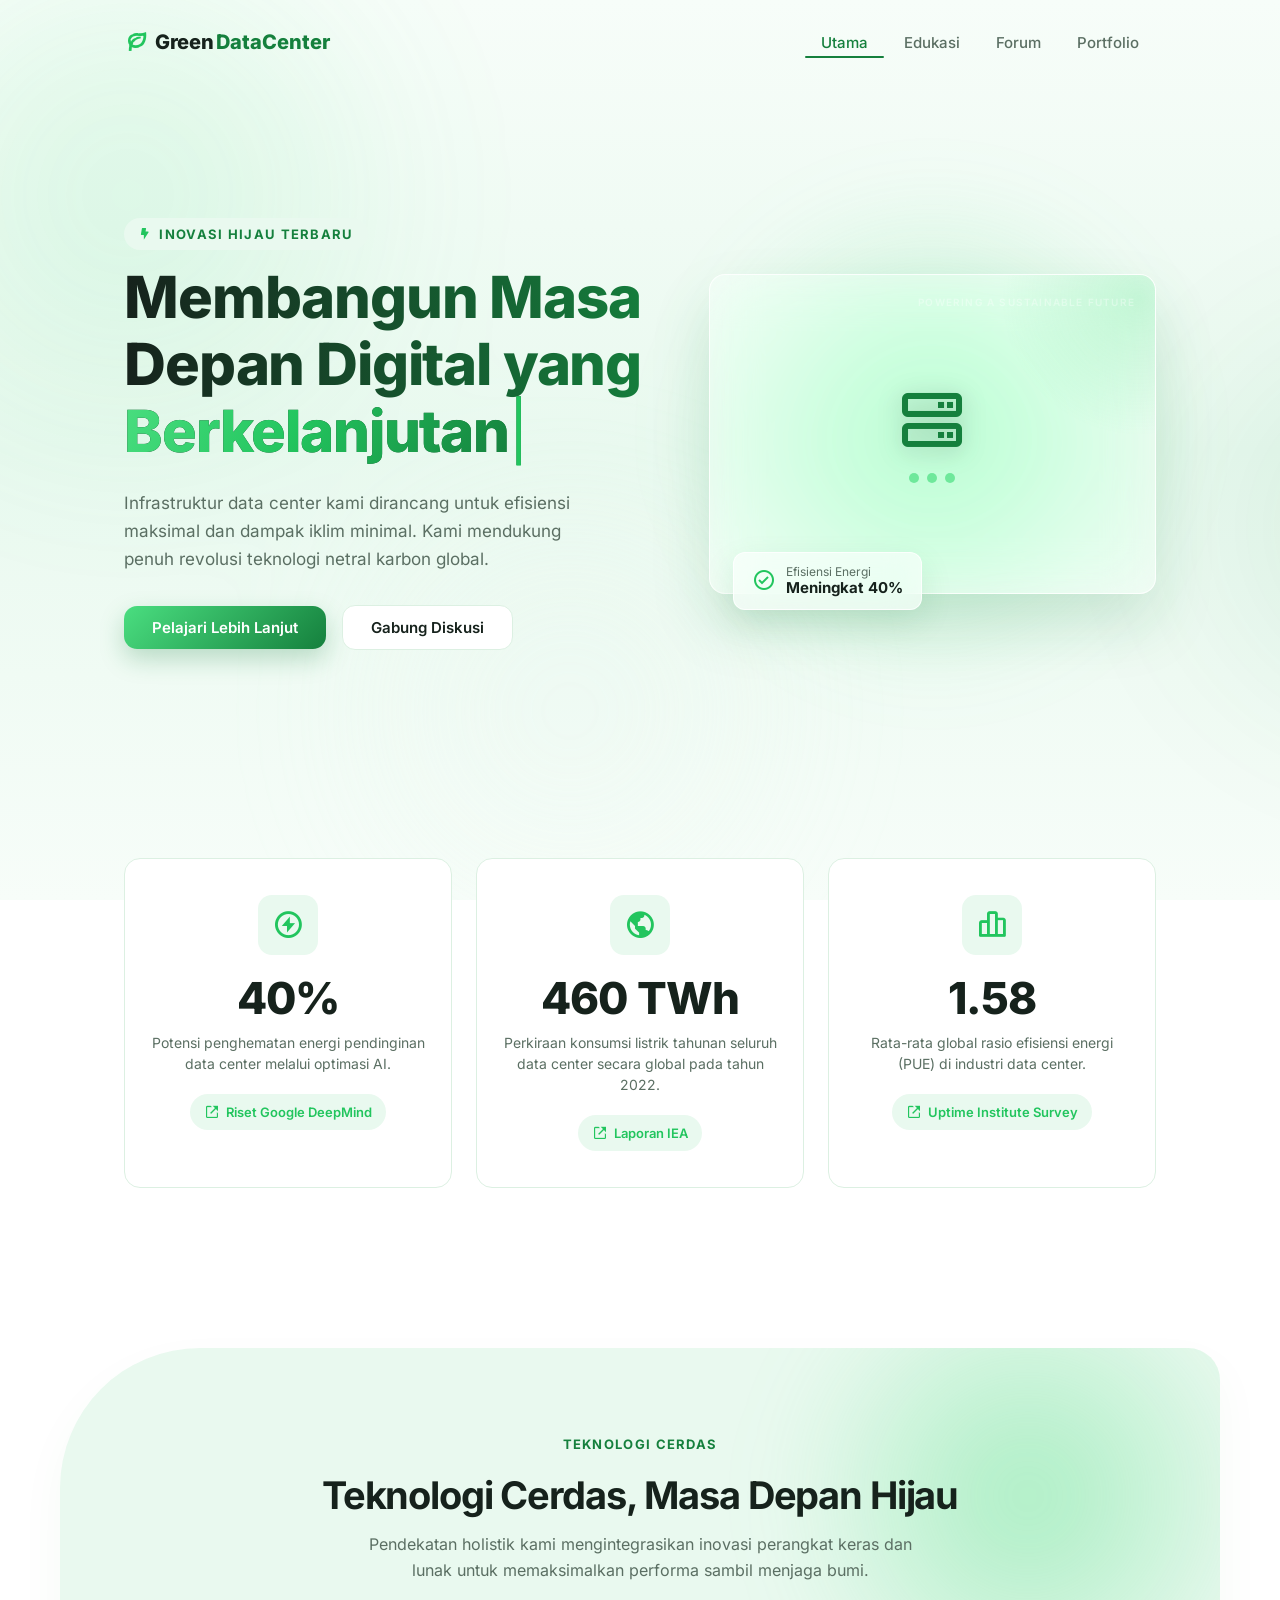
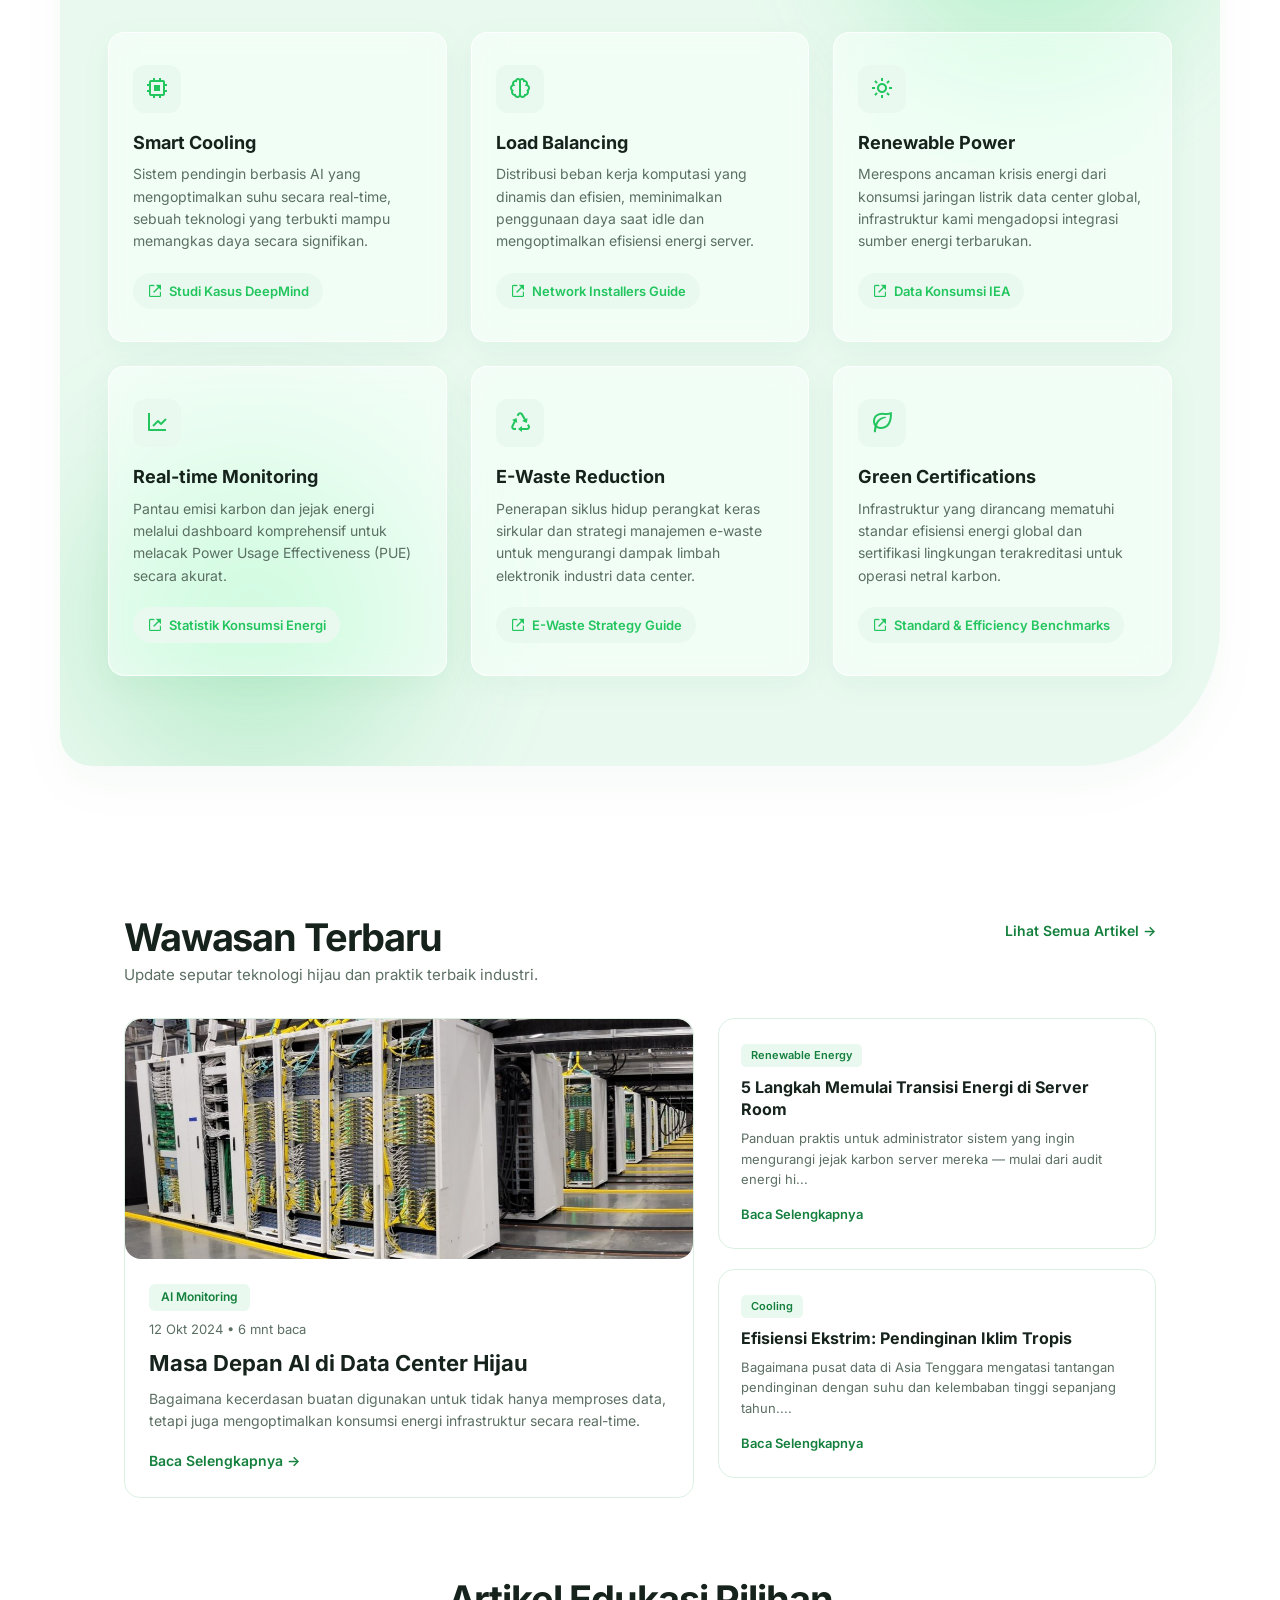
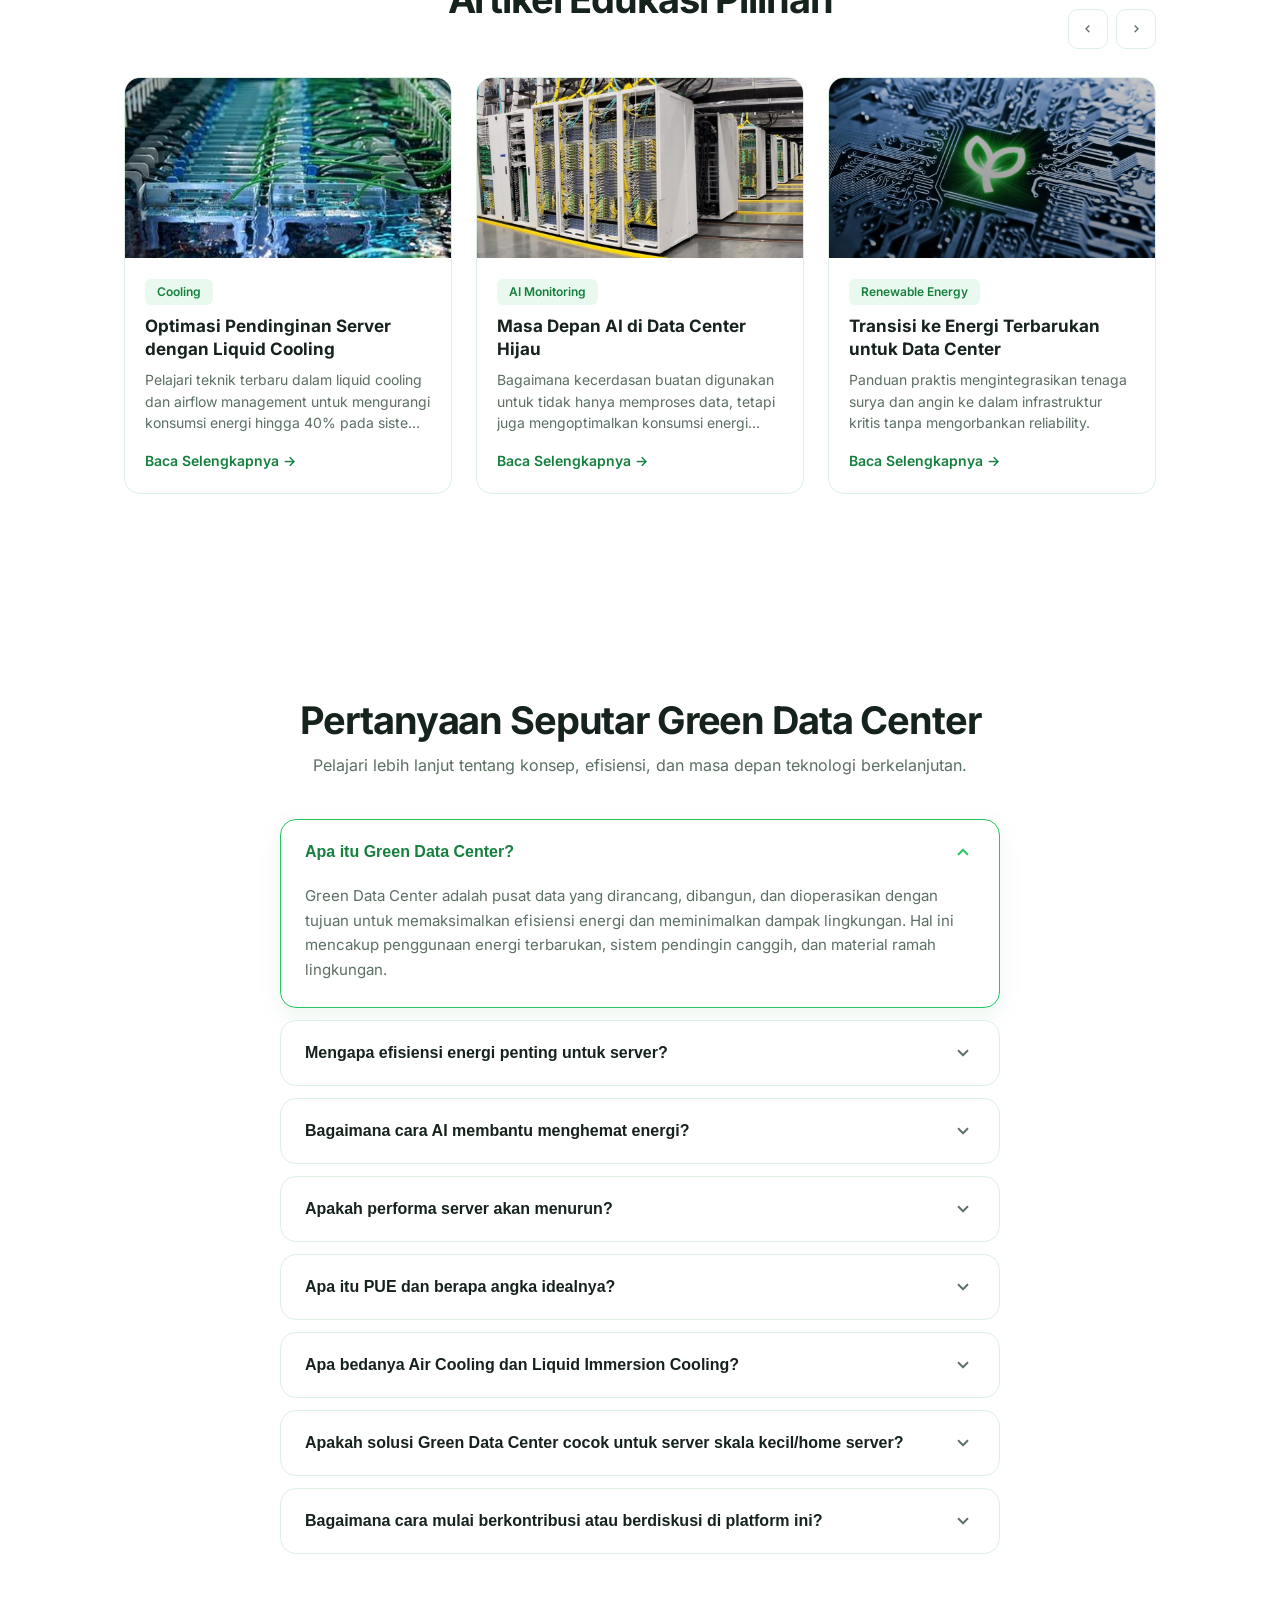
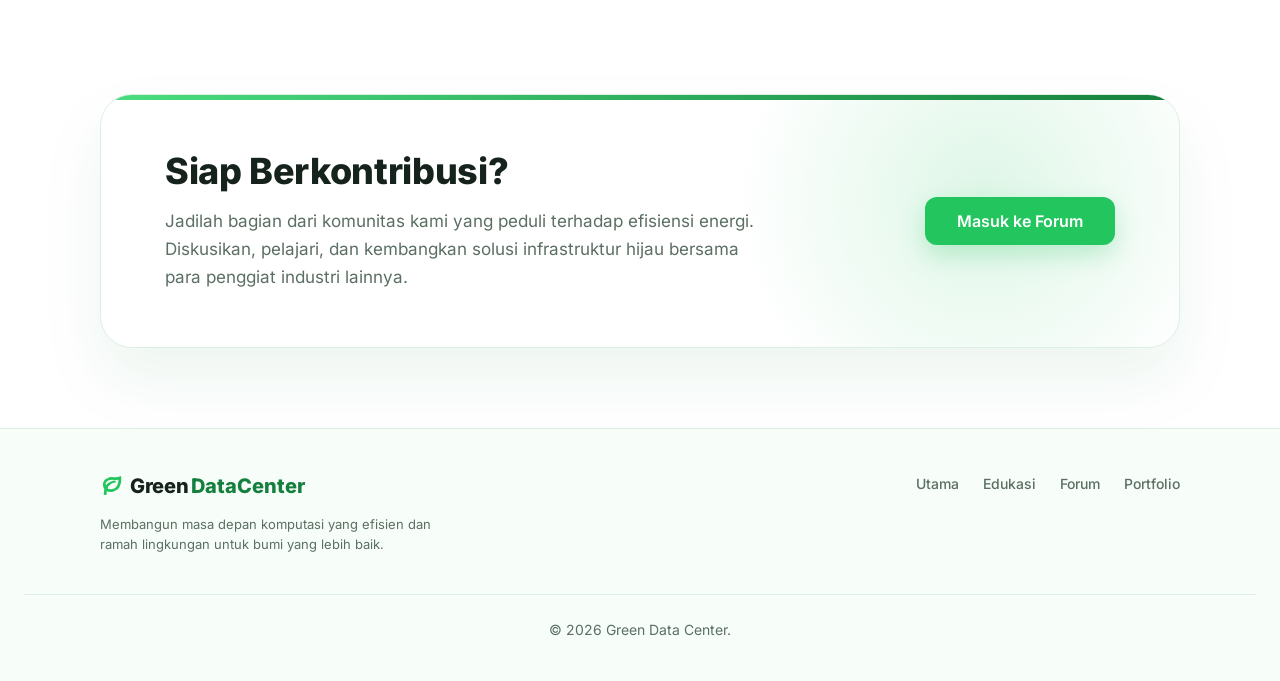
<file: index.html>
<!DOCTYPE html>
<html lang="id">
<head>
  <meta charset="UTF-8">
  <meta name="viewport" content="width=device-width, initial-scale=1.0">
  <link rel="icon" type="image/svg+xml" href="assets/img/favicon.svg">
  <title>Green Data Center | Beranda</title>
  <meta name="description" content="Portal edukasi Green Data Center — teknologi server hemat energi untuk komunitas berkelanjutan. Pelajari smart cooling, AI monitoring, dan energi terbarukan.">

  <!-- Library CSS -->
  <link rel="stylesheet" href="lib/aos/aos.css">
  <link rel="stylesheet" href="lib/boxicons/css/boxicons.min.css">
  <link rel="stylesheet" href="lib/owlcarousel/assets/owl.carousel.min.css">
  <link rel="stylesheet" href="lib/owlcarousel/assets/owl.theme.default.min.css">
  <link rel="stylesheet" href="lib/swiper/swiper-bundle.min.css">
  <link rel="stylesheet" href="lib/fancybox/fancybox.css">

  <!-- Custom CSS -->
  <link rel="stylesheet" href="css/style.css?v=3">
</head>
<body>
  <!-- GLOBAL BACKGROUND -->
  <div class="global-bg" aria-hidden="true">
    <div class="global-aurora"><i></i><i></i><i></i></div>
    <div class="global-floating">
      <i class='bx bx-leaf'></i>
      <i class='bx bx-data'></i>
      <i class='bx bx-server'></i>
      <i class='bx bx-chip'></i>
      <i class='bx bx-wifi'></i>
      <i class='bx bx-planet'></i>
      <i class='bx bx-cloud'></i>
      <i class='bx bx-bulb'></i>
      <i class='bx bx-leaf'></i>
      <i class='bx bx-server'></i>
    </div>
  </div>

  <!-- NAVBAR -->
  <header class="navbar" id="navbar">
    <div class="navbar__logo">Green<span>DataCenter</span></div>
    <nav class="navbar__menu">
      <ul>
        <li><a href="index.html" class="active">Utama</a></li>
        <li><a href="artikel.html">Edukasi</a></li>
        <li><a href="forum.html">Forum</a></li>
        <li><a href="portfolio.html">Portfolio</a></li>
      </ul>
    </nav>
    <button class="navbar__toggle" aria-label="Toggle menu">
      <i class='bx bx-menu'></i>
    </button>
  </header>

  <!-- HERO -->
  <section class="hero" id="hero">

    <div class="hero__content">
      <span class="eyebrow"><i class='bx bxs-bolt'></i> Inovasi Hijau Terbaru</span>
      <h1>Membangun Masa Depan Digital yang <span class="accent typed-text"></span></h1>
      <p class="hero__subtitle">
        Placeholder: kalimat pembuka soal green data center &amp; efisiensi energi server untuk komunitas berkelanjutan.
      </p>
      <div class="hero__cta">
        <a href="artikel.html" class="btn btn--primary">Pelajari Lebih Lanjut</a>
        <a href="forum.html" class="btn btn--outline">Gabung Diskusi</a>
      </div>
    </div>
    <div class="hero__visual">
      <div class="hero__illustration">
        <div class="hero__illustration-inner">
          <i class='bx bx-server'></i>
          <div class="hero__illustration-dots">
            <span></span><span></span><span></span>
          </div>
        </div>
      </div>
      <div class="hero__badge">
        <i class='bx bx-check-circle'></i>
        <div>
          <span class="hero__badge-label">Efisiensi Energi</span>
          <span class="hero__badge-value">Meningkat 40%</span>
        </div>
      </div>
    </div>
  </section>

  <!-- STATISTIK -->
  <section class="stats" id="stats">
    <div class="stats__grid">
      <!-- di-render dari data.js via index.js -->
    </div>
  </section>

  <!-- FITUR / VALUE PROPOSITION -->
  <section class="features" id="features">
    <span class="eyebrow" data-aos="fade-up">Teknologi Cerdas</span>
    <h2 data-aos="fade-up">Teknologi Cerdas, Masa Depan Hijau</h2>
    <p data-aos="fade-up">Pendekatan holistik kami mengintegrasikan inovasi perangkat keras dan lunak untuk memaksimalkan performa sambil menjaga bumi.</p>
    <div class="features__grid">
      <!-- di-render dari data.js via index.js -->
    </div>
  </section>

  <!-- WAWASAN TERBARU -->
  <section class="wawasan-terbaru" id="wawasan-terbaru">
    <div class="wawasan-terbaru__header">
      <div>
        <h2 data-aos="fade-up">Wawasan Terbaru</h2>
        <p data-aos="fade-up">Update seputar teknologi hijau dan praktik terbaik industri.</p>
      </div>
      <a href="artikel.html" class="wawasan-terbaru__link" data-aos="fade-up">Lihat Semua Artikel &rarr;</a>
    </div>
    <div class="wawasan-terbaru__grid">
      <!-- featured article besar -->
      <article class="wawasan-featured" data-aos="fade-up">
        <!-- di-render via index.js -->
      </article>
      <!-- list artikel kecil -->
      <div class="wawasan-list">
        <!-- di-render via index.js -->
      </div>
    </div>
  </section>

  <!-- PREVIEW ARTIKEL EDUKASI (CAROUSEL) -->
  <section class="artikel-preview" id="artikel-preview">
    <h2 data-aos="fade-up">Artikel Edukasi Pilihan</h2>
    <div class="owl-carousel artikel-carousel">
      <!-- item di-render via JS dari data.js -->
    </div>
  </section>

  <!-- FAQ SECTION -->
  <section class="faq" id="faq">
    <div class="faq__header" data-aos="fade-up">
      <h2>Pertanyaan Seputar Green Data Center</h2>
      <p>Pelajari lebih lanjut tentang konsep, efisiensi, dan masa depan teknologi berkelanjutan.</p>
    </div>
    <div class="faq__list" id="faq-list" data-aos="fade-up" data-aos-delay="100">
      <!-- di-render dari data.js via index.js -->
    </div>
  </section>

  <!-- CTA KOMUNITAS -->
  <section class="premium-cta" id="cta-komunitas" data-aos="fade-up" data-aos-duration="800">
    <div class="premium-cta__content">
      <h2>Siap Berkontribusi?</h2>
      <p>Jadilah bagian dari komunitas kami yang peduli terhadap efisiensi energi. Diskusikan, pelajari, dan kembangkan solusi infrastruktur hijau bersama para penggiat industri lainnya.</p>
    </div>
    <div class="premium-cta__action">
      <a href="forum.html" class="btn btn--primary">Masuk ke Forum</a>
    </div>
  </section>

  <!-- FOOTER -->
  <footer class="footer">
    <div class="footer__inner">
      <div>
        <div class="footer__logo">Green<span>DataCenter</span></div>
        <p class="footer__tagline">Membangun masa depan komputasi yang efisien dan ramah lingkungan untuk bumi yang lebih baik.</p>
      </div>
      <div class="footer__links">
        <a href="index.html">Utama</a>
        <a href="artikel.html">Edukasi</a>
        <a href="forum.html">Forum</a>
        <a href="portfolio.html">Portfolio</a>
      </div>
    </div>
    <div style="text-align: center; margin-top: 40px; padding-top: 24px; border-top: 1px solid var(--line); color: var(--ink-soft); font-size: 14px;">
      &copy; 2026 Green Data Center.
    </div>
  </footer>

  <!-- Library JS -->
  <script src="lib/jquery/jquery-3.7.1.min.js"></script>
  <script src="lib/aos/aos.js"></script>
  <script src="lib/owlcarousel/owl.carousel.min.js"></script>
  <script src="lib/swiper/swiper-bundle.min.js"></script>
  <script src="lib/fancybox/fancybox.umd.js"></script>
  <script src="lib/typed/typed.umd.js"></script>
  <script src="lib/gsap/gsap.min.js"></script>

  <!-- Custom JS -->
  <script src="js/data.js?v=13"></script>
  <script src="js/index.js?v=13"></script>
</body>
</html>
</file>
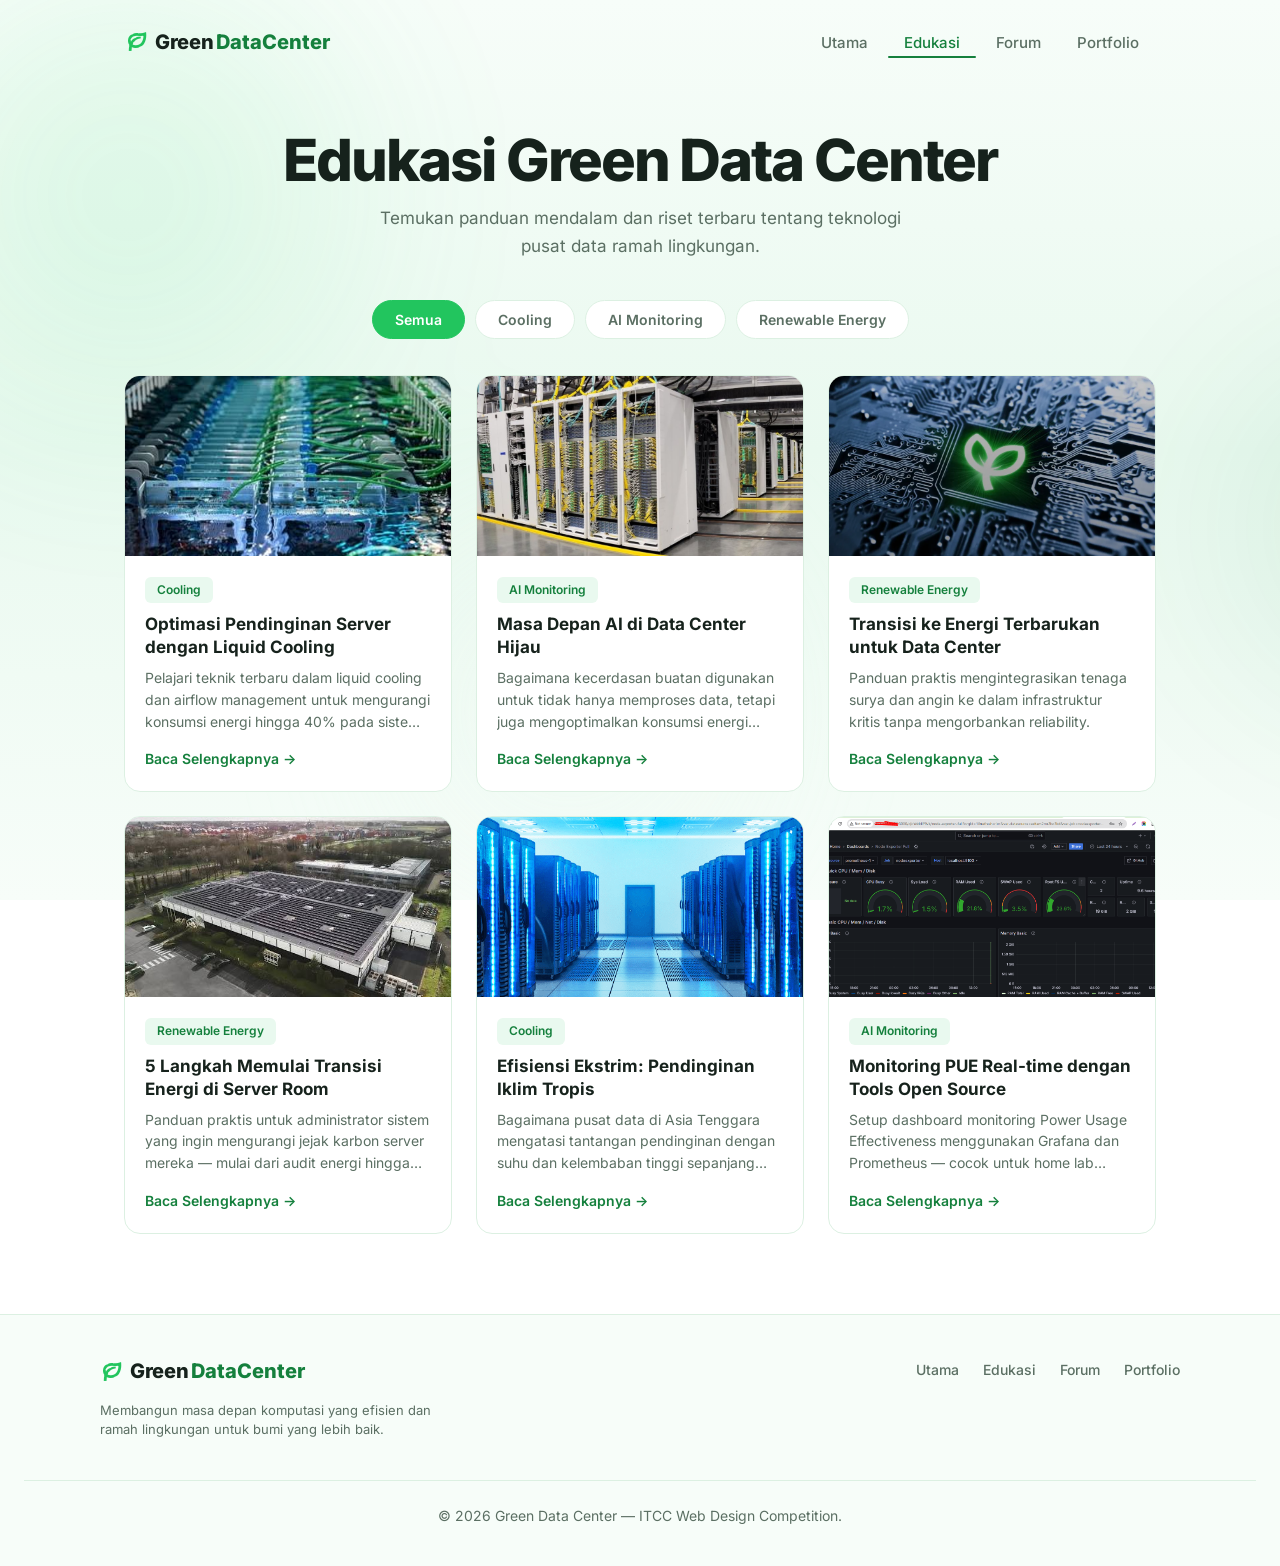
<file: artikel.html>
<!DOCTYPE html>
<html lang="id">
<head>
  <meta charset="UTF-8">
  <meta name="viewport" content="width=device-width, initial-scale=1.0">
  <link rel="icon" type="image/svg+xml" href="assets/img/favicon.svg">
  <title>Green Data Center | Edukasi</title>
  <meta name="description" content="Temukan panduan mendalam dan riset terbaru tentang teknologi pusat data ramah lingkungan — cooling, AI monitoring, dan energi terbarukan.">

  <link rel="stylesheet" href="lib/aos/aos.css">
  <link rel="stylesheet" href="lib/boxicons/css/boxicons.min.css">
  <link rel="stylesheet" href="lib/fancybox/fancybox.css">
  <link rel="stylesheet" href="css/style.css?v=3">
</head>
<body>
  <!-- GLOBAL BACKGROUND -->
  <div class="global-bg" aria-hidden="true">
    <div class="global-aurora"><i></i><i></i><i></i></div>
    <div class="global-floating">
      <i class='bx bx-leaf'></i>
      <i class='bx bx-data'></i>
      <i class='bx bx-server'></i>
      <i class='bx bx-chip'></i>
      <i class='bx bx-wifi'></i>
      <i class='bx bx-planet'></i>
      <i class='bx bx-cloud'></i>
      <i class='bx bx-bulb'></i>
      <i class='bx bx-leaf'></i>
      <i class='bx bx-server'></i>
    </div>
  </div>

  <header class="navbar" id="navbar">
    <div class="navbar__logo">Green<span>DataCenter</span></div>
    <nav class="navbar__menu">
      <ul>
        <li><a href="index.html">Utama</a></li>
        <li><a href="artikel.html" class="active">Edukasi</a></li>
        <li><a href="forum.html">Forum</a></li>
        <li><a href="portfolio.html">Portfolio</a></li>
      </ul>
    </nav>
    <button class="navbar__toggle" aria-label="Toggle menu">
      <i class='bx bx-menu'></i>
    </button>
  </header>

  <!-- PAGE HEADER -->
  <section class="page-header">
    <h1>Edukasi Green Data Center</h1>
    <p>Temukan panduan mendalam dan riset terbaru tentang teknologi pusat data ramah lingkungan.</p>
  </section>

  <!-- FILTER KATEGORI -->
  <section class="artikel-filter" id="artikel-filter">
    <button class="filter-btn active" data-kategori="semua">Semua</button>
    <button class="filter-btn" data-kategori="cooling">Cooling</button>
    <button class="filter-btn" data-kategori="ai">AI Monitoring</button>
    <button class="filter-btn" data-kategori="energy">Renewable Energy</button>
  </section>

  <!-- LIST ARTIKEL -->
  <section class="artikel-list" id="artikel-list">
    <!-- akan di-render dari data.js via index.js -->
  </section>

  <footer class="footer">
    <div class="footer__inner">
      <div>
        <div class="footer__logo">Green<span>DataCenter</span></div>
        <p class="footer__tagline">Membangun masa depan komputasi yang efisien dan ramah lingkungan untuk bumi yang lebih baik.</p>
      </div>
      <div class="footer__links">
        <a href="index.html">Utama</a>
        <a href="artikel.html">Edukasi</a>
        <a href="forum.html">Forum</a>
        <a href="portfolio.html">Portfolio</a>
      </div>
    </div>
    <div style="text-align: center; margin-top: 40px; padding-top: 24px; border-top: 1px solid var(--line); color: var(--ink-soft); font-size: 14px;">
      &copy; 2026 Green Data Center — ITCC Web Design Competition.
    </div>
  </footer>

  <script src="lib/jquery/jquery-3.7.1.min.js"></script>
  <script src="lib/aos/aos.js"></script>
  <script src="lib/fancybox/fancybox.umd.js"></script>
  <script src="lib/gsap/gsap.min.js"></script>
  <!-- Custom JS -->
  <script src="js/data.js?v=2"></script>
  <script src="js/index.js?v=2"></script>
</body>
</html>
</file>
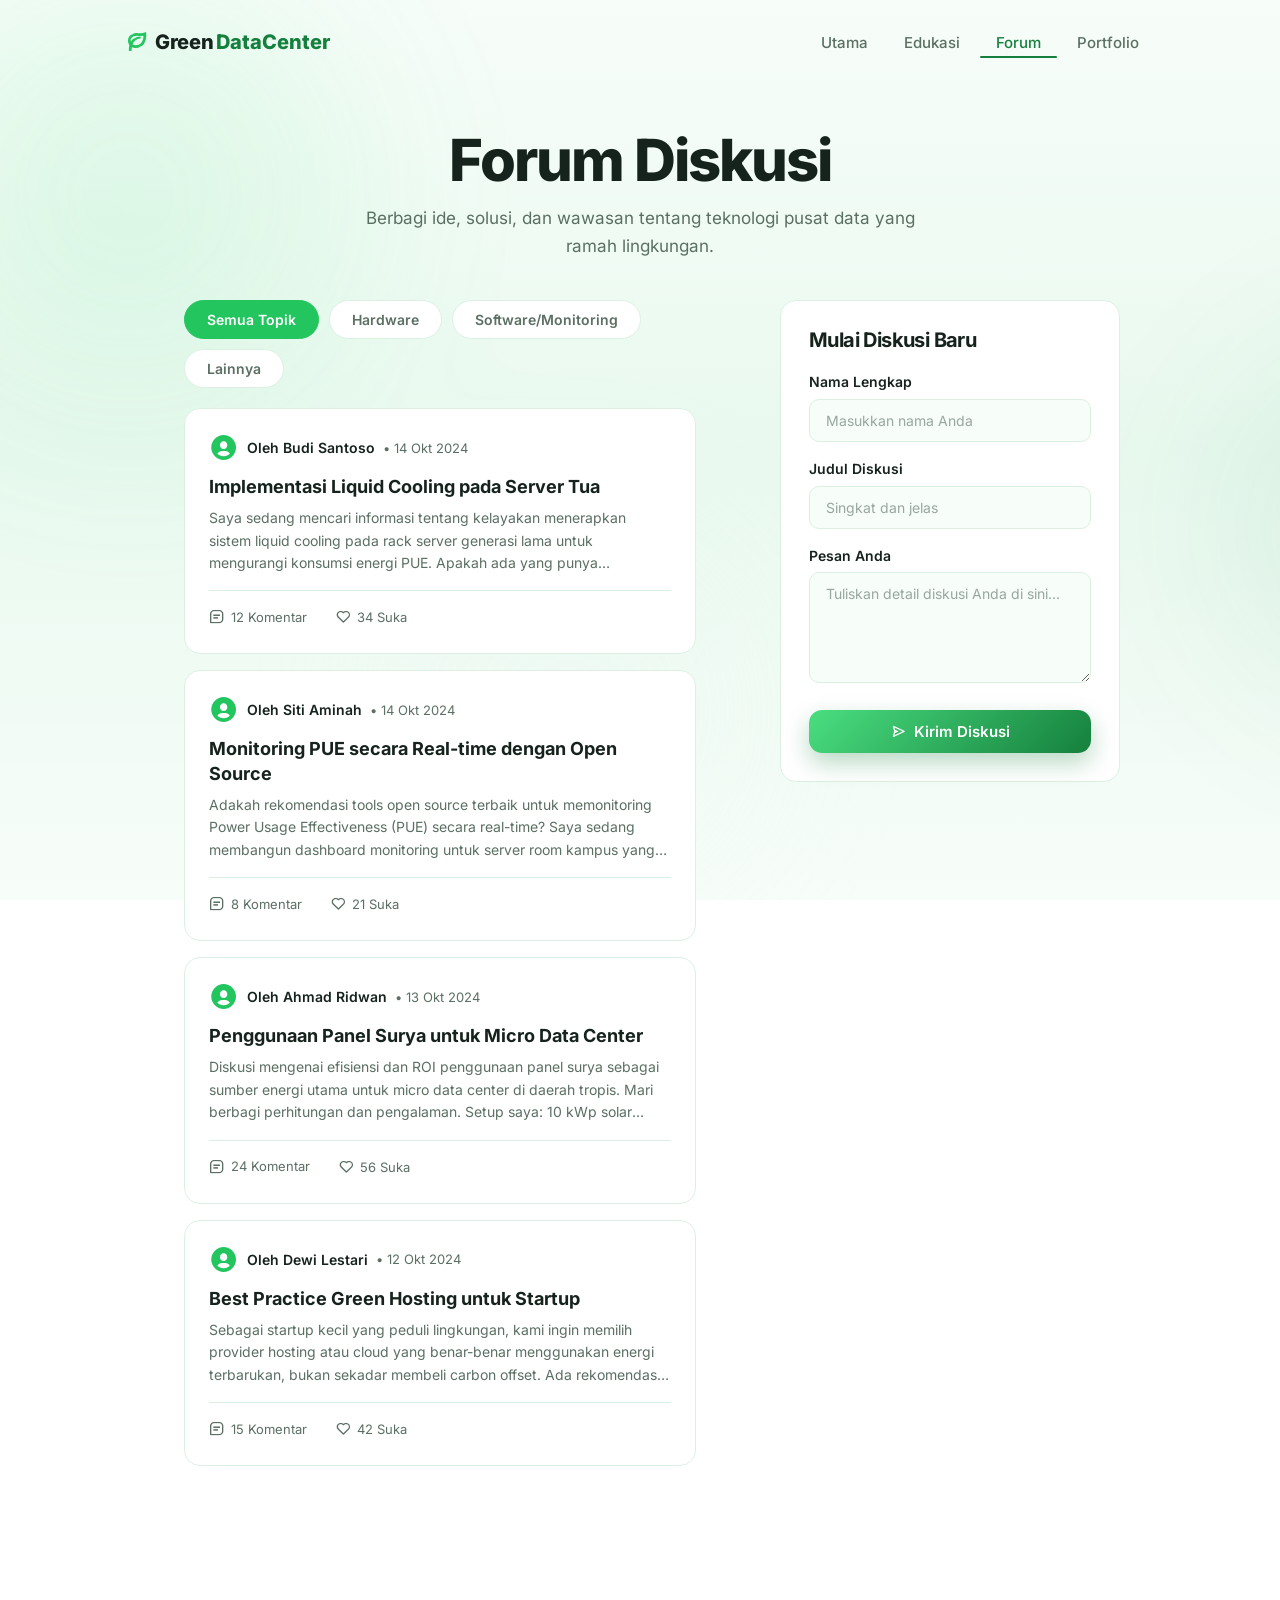
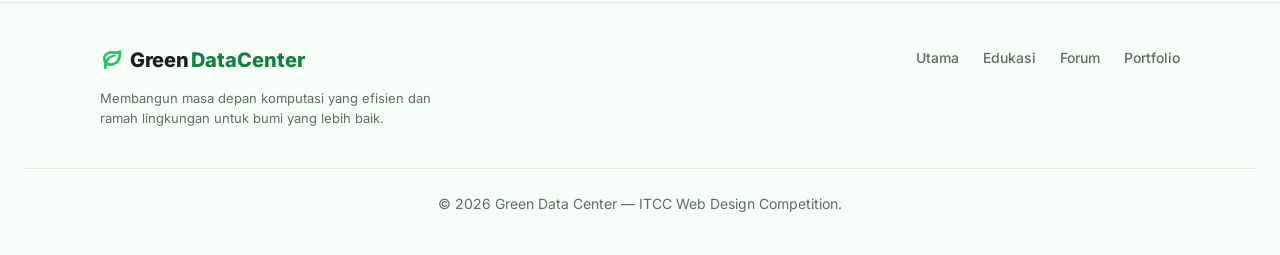
<file: forum.html>
<!DOCTYPE html>
<html lang="id">
<head>
  <meta charset="UTF-8">
  <meta name="viewport" content="width=device-width, initial-scale=1.0">
  <link rel="icon" type="image/svg+xml" href="assets/img/favicon.svg">
  <title>Green Data Center | Forum Diskusi</title>
  <meta name="description" content="Berbagi ide, solusi, dan wawasan tentang teknologi pusat data yang ramah lingkungan bersama komunitas.">

  <link rel="stylesheet" href="lib/aos/aos.css">
  <link rel="stylesheet" href="lib/boxicons/css/boxicons.min.css">
  <link rel="stylesheet" href="css/style.css?v=3">
</head>
<body>
  <!-- GLOBAL BACKGROUND -->
  <div class="global-bg" aria-hidden="true">
    <div class="global-aurora"><i></i><i></i><i></i></div>
    <div class="global-floating">
      <i class='bx bx-leaf'></i>
      <i class='bx bx-data'></i>
      <i class='bx bx-server'></i>
      <i class='bx bx-chip'></i>
      <i class='bx bx-wifi'></i>
      <i class='bx bx-planet'></i>
      <i class='bx bx-cloud'></i>
      <i class='bx bx-bulb'></i>
      <i class='bx bx-leaf'></i>
      <i class='bx bx-server'></i>
    </div>
  </div>

  <header class="navbar" id="navbar">
    <div class="navbar__logo">Green<span>DataCenter</span></div>
    <nav class="navbar__menu">
      <ul>
        <li><a href="index.html">Utama</a></li>
        <li><a href="artikel.html">Edukasi</a></li>
        <li><a href="forum.html" class="active">Forum</a></li>
        <li><a href="portfolio.html">Portfolio</a></li>
      </ul>
    </nav>
    <button class="navbar__toggle" aria-label="Toggle menu">
      <i class='bx bx-menu'></i>
    </button>
  </header>

  <section class="page-header">
    <h1>Forum Diskusi</h1>
    <p>Berbagi ide, solusi, dan wawasan tentang teknologi pusat data yang ramah lingkungan.</p>
  </section>

  <!-- FORUM CONTAINER -->
  <main class="forum-container">
    <div class="forum-content">

  <!-- FILTER -->
  <section class="forum-filter" id="forum-filter">
    <button class="filter-btn active" data-kategori="semua">Semua Topik</button>
    <button class="filter-btn" data-kategori="hardware">Hardware</button>
    <button class="filter-btn" data-kategori="software">Software/Monitoring</button>
    <button class="filter-btn" data-kategori="lainnya">Lainnya</button>
  </section>

  <!-- LIST DISKUSI -->
  <section class="forum-list" id="forum-list">
    <!-- gabungan dummy data.js + localStorage, di-render via forum.js -->
  </section>
    </div>

    <!-- FORM POSTING BARU (di desktop akan sticky di kanan) -->
    <aside class="forum-form" id="forum-form">
      <h2>Mulai Diskusi Baru</h2>
      <form id="form-diskusi">
        <div class="form-group">
          <label for="nama">Nama Lengkap</label>
          <input type="text" id="nama" name="nama" placeholder="Masukkan nama Anda" required>
        </div>
        <div class="form-group">
          <label for="judul">Judul Diskusi</label>
          <input type="text" id="judul" name="judul" placeholder="Singkat dan jelas" required>
        </div>
        <div class="form-group">
          <label for="isi">Pesan Anda</label>
          <textarea id="isi" name="isi" rows="5" placeholder="Tuliskan detail diskusi Anda di sini..." required></textarea>
        </div>
        <button type="submit" class="btn btn--primary"><i class='bx bx-send'></i> Kirim Diskusi</button>
      </form>
    </aside>

  </main>

  <footer class="footer">
    <div class="footer__inner">
      <div>
        <div class="footer__logo">Green<span>DataCenter</span></div>
        <p class="footer__tagline">Membangun masa depan komputasi yang efisien dan ramah lingkungan untuk bumi yang lebih baik.</p>
      </div>
      <div class="footer__links">
        <a href="index.html">Utama</a>
        <a href="artikel.html">Edukasi</a>
        <a href="forum.html">Forum</a>
        <a href="portfolio.html">Portfolio</a>
      </div>
    </div>
    <div style="text-align: center; margin-top: 40px; padding-top: 24px; border-top: 1px solid var(--line); color: var(--ink-soft); font-size: 14px;">
      &copy; 2026 Green Data Center — ITCC Web Design Competition.
    </div>
  </footer>

  <script src="lib/jquery/jquery-3.7.1.min.js"></script>
  <script src="lib/aos/aos.js"></script>
  <script src="lib/gsap/gsap.min.js"></script>
  <script src="js/data.js?v=2"></script>
  <script src="js/forum.js"></script>
  <script src="js/index.js?v=2"></script>
</body>
</html>
</file>
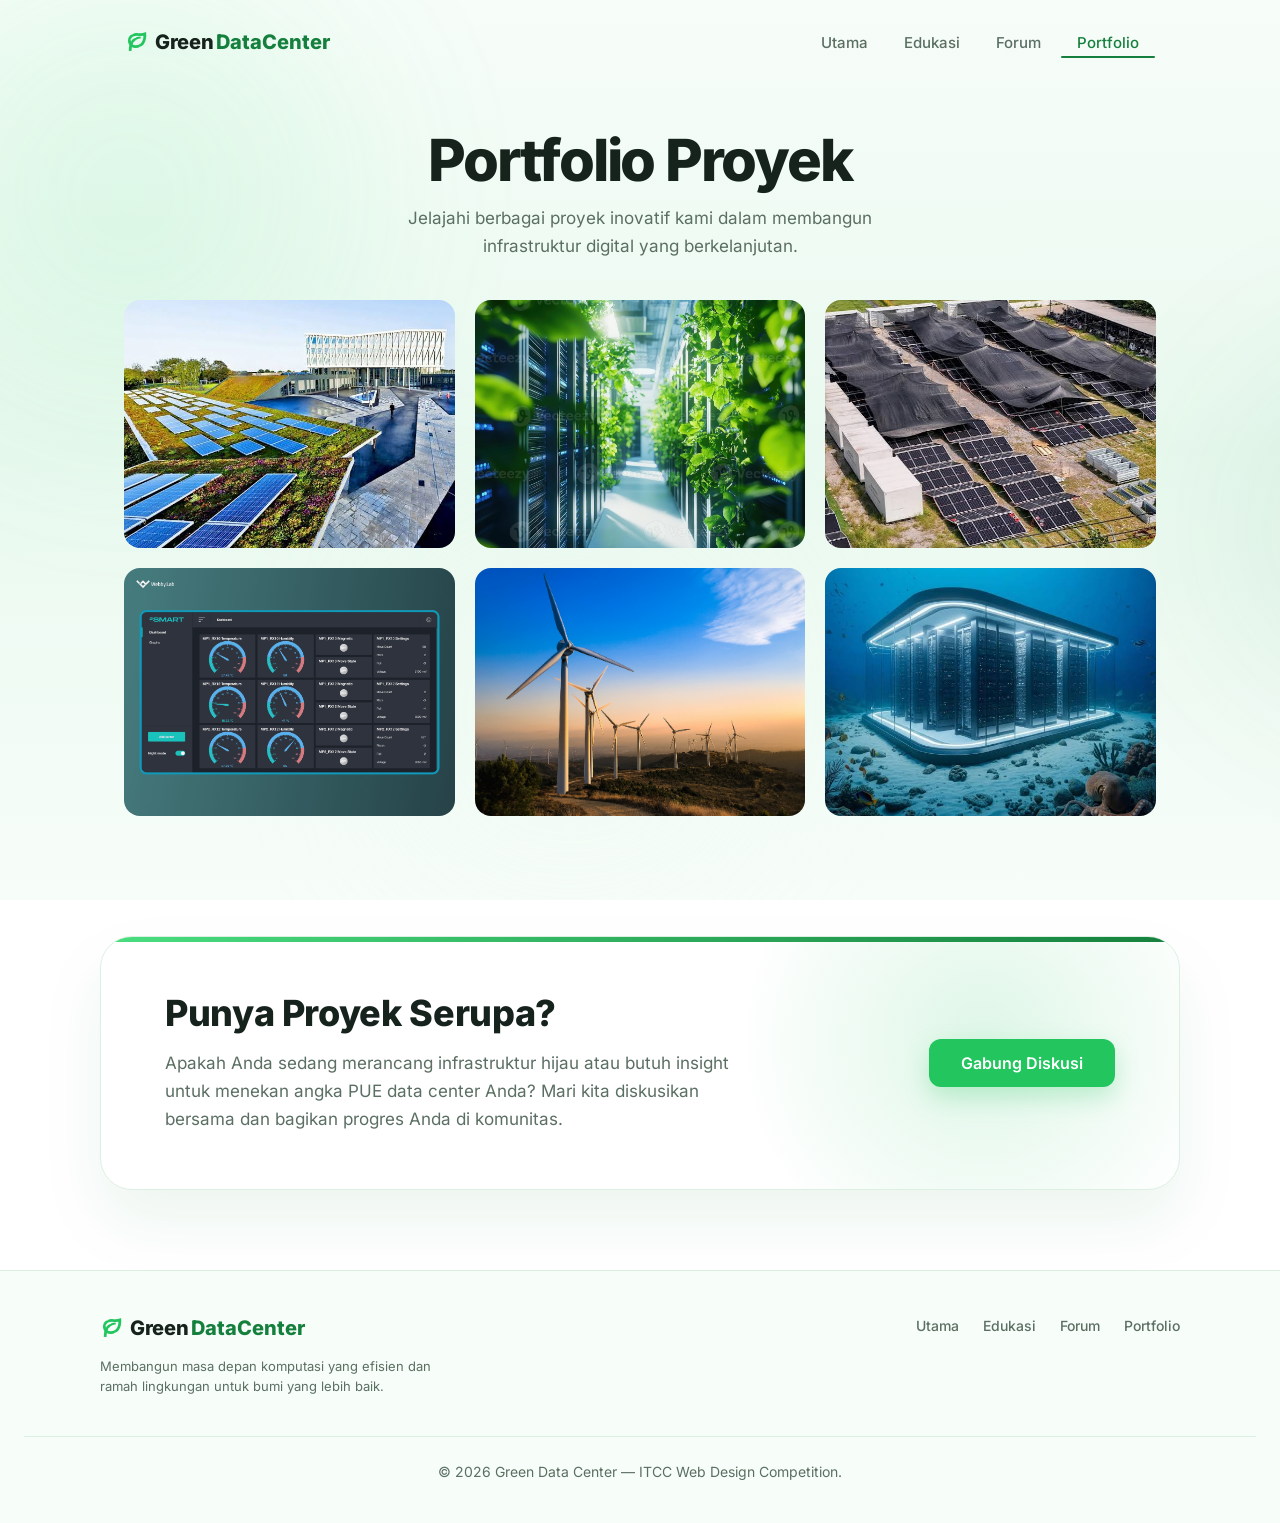
<file: portfolio.html>
<!DOCTYPE html>
<html lang="id">
<head>
  <meta charset="UTF-8">
  <meta name="viewport" content="width=device-width, initial-scale=1.0">
  <link rel="icon" type="image/svg+xml" href="assets/img/favicon.svg">
  <title>Green Data Center | Portfolio Proyek</title>
  <meta name="description" content="Jelajahi berbagai proyek inovatif kami dalam membangun infrastruktur digital yang berkelanjutan dan ramah lingkungan.">

  <!-- Library CSS -->
  <link rel="stylesheet" href="lib/aos/aos.css">
  <link rel="stylesheet" href="lib/boxicons/css/boxicons.min.css">
  <link rel="stylesheet" href="lib/fancybox/fancybox.css">

  <!-- Custom CSS -->
  <link rel="stylesheet" href="css/style.css?v=3">
</head>
<body>
  <!-- GLOBAL BACKGROUND -->
  <div class="global-bg" aria-hidden="true">
    <div class="global-aurora"><i></i><i></i><i></i></div>
    <div class="global-floating">
      <i class='bx bx-leaf'></i>
      <i class='bx bx-data'></i>
      <i class='bx bx-server'></i>
      <i class='bx bx-chip'></i>
      <i class='bx bx-wifi'></i>
      <i class='bx bx-planet'></i>
      <i class='bx bx-cloud'></i>
      <i class='bx bx-bulb'></i>
      <i class='bx bx-leaf'></i>
      <i class='bx bx-server'></i>
    </div>
  </div>

  <!-- NAVBAR -->
  <header class="navbar" id="navbar">
    <div class="navbar__logo">Green<span>DataCenter</span></div>
    <nav class="navbar__menu">
      <ul>
        <li><a href="index.html">Utama</a></li>
        <li><a href="artikel.html">Edukasi</a></li>
        <li><a href="forum.html">Forum</a></li>
        <li><a href="portfolio.html" class="active">Portfolio</a></li>
      </ul>
    </nav>
    <button class="navbar__toggle" aria-label="Toggle menu">
      <i class='bx bx-menu'></i>
    </button>
  </header>

  <!-- PAGE HEADER -->
  <section class="page-header">
    <h1>Portfolio Proyek</h1>
    <p>Jelajahi berbagai proyek inovatif kami dalam membangun infrastruktur digital yang berkelanjutan.</p>
  </section>

  <!-- PORTFOLIO GRID -->
  <section class="portfolio-section" id="portfolio-section">
    <div class="portfolio-grid" id="portfolio-grid">
      <!-- di-render dari data.js via index.js -->
    </div>
  </section>

  <!-- CTA PORTFOLIO -->
  <section class="premium-cta" id="cta-komunitas" data-aos="fade-up" data-aos-duration="800">
    <div class="premium-cta__content">
      <h2>Punya Proyek Serupa?</h2>
      <p>Apakah Anda sedang merancang infrastruktur hijau atau butuh insight untuk menekan angka PUE data center Anda? Mari kita diskusikan bersama dan bagikan progres Anda di komunitas.</p>
    </div>
    <div class="premium-cta__action">
      <a href="forum.html" class="btn btn--primary">Gabung Diskusi</a>
    </div>
  </section>
  <!-- FOOTER -->
  <footer class="footer">
    <div class="footer__inner">
      <div>
        <div class="footer__logo">Green<span>DataCenter</span></div>
        <p class="footer__tagline">Membangun masa depan komputasi yang efisien dan ramah lingkungan untuk bumi yang lebih baik.</p>
      </div>
      <div class="footer__links">
        <a href="index.html">Utama</a>
        <a href="artikel.html">Edukasi</a>
        <a href="forum.html">Forum</a>
        <a href="portfolio.html">Portfolio</a>
      </div>
    </div>
    <div style="text-align: center; margin-top: 40px; padding-top: 24px; border-top: 1px solid var(--line); color: var(--ink-soft); font-size: 14px;">
      &copy; 2026 Green Data Center — ITCC Web Design Competition.
    </div>
  </footer>

  <!-- Library JS -->
  <script src="lib/jquery/jquery-3.7.1.min.js"></script>
  <script src="lib/aos/aos.js"></script>
  <script src="lib/fancybox/fancybox.umd.js"></script>
  <script src="lib/gsap/gsap.min.js"></script>

  <!-- Custom JS -->
  <script src="js/data.js?v=13"></script>
  <script src="js/index.js?v=13"></script>
</body>
</html>
</file>
<file: css/style.css>
/* ── 0. IMPORTS & CUSTOM PROPERTIES ────────────────────── */
/* Font Inter — Lokal (offline-ready, tanpa Google Fonts CDN) */
@font-face {
  font-family: 'Inter';
  font-style: normal;
  font-weight: 400;
  font-display: swap;
  src: url('../assets/fonts/Inter-400.ttf') format('truetype');
}
@font-face {
  font-family: 'Inter';
  font-style: normal;
  font-weight: 500;
  font-display: swap;
  src: url('../assets/fonts/Inter-500.ttf') format('truetype');
}
@font-face {
  font-family: 'Inter';
  font-style: normal;
  font-weight: 600;
  font-display: swap;
  src: url('../assets/fonts/Inter-600.ttf') format('truetype');
}
@font-face {
  font-family: 'Inter';
  font-style: normal;
  font-weight: 700;
  font-display: swap;
  src: url('../assets/fonts/Inter-700.ttf') format('truetype');
}
@font-face {
  font-family: 'Inter';
  font-style: normal;
  font-weight: 800;
  font-display: swap;
  src: url('../assets/fonts/Inter-800.ttf') format('truetype');
}

:root {
  --green: #22c55e;
  --green-light: #4ade80;
  --green-deep: #15803d;
  --ink: #16221c;
  --ink-soft: #5b6f63;
  --paper: #f7fdf9;
  --paper-2: #e9f9ef;
  --card: #ffffff;
  --line: #dcf0e2;
  --radius: 16px;
  --radius-sm: 13px;
  --font: "Inter", -apple-system, "Segoe UI", system-ui, sans-serif;

  --shadow-sm: 0 2px 8px rgba(21, 128, 61, 0.06);
  --shadow-md: 0 8px 24px rgba(21, 128, 61, 0.1);
  --shadow-lg: 0 10px 24px rgba(21, 128, 61, 0.3);
  --shadow-card-hover: 0 12px 32px rgba(21, 128, 61, 0.13);

  --ease: cubic-bezier(0.4, 0, 0.2, 1);
  --duration: 0.3s;
}

/* ── 1. RESET & BASE ───────────────────────────────────── */
*,
*::before,
*::after {
  margin: 0;
  padding: 0;
  box-sizing: border-box;
}

html {
  scroll-behavior: smooth;
  -webkit-text-size-adjust: 100%;
  overflow-x: clip;
}

body {
  font-family: var(--font);
  font-size: 16px;
  line-height: 1.55;
  color: var(--ink);
  background: linear-gradient(180deg, var(--paper) 0%, var(--paper-2) 50%, var(--paper) 100%);
  background-attachment: fixed;
  -webkit-font-smoothing: antialiased;
  -moz-osx-font-smoothing: grayscale;
  overflow-x: clip; /* clip (bukan hidden) agar position: sticky pada form forum tetap berfungsi */
}

img {
  max-width: 100%;
  height: auto;
  display: block;
}

a {
  color: var(--green-deep);
  text-decoration: none;
  transition: color var(--duration) var(--ease);
}

a:hover {
  color: var(--green);
}

ul {
  list-style: none;
}

h1, h2, h3, h4, h5, h6 {
  color: var(--ink);
  font-weight: 700;
  line-height: 1.15;
}

/* ── 2. LAYOUT ─────────────────────────────────────────── */
section {
  max-width: 1080px;
  margin: 0 auto;
  padding: 70px 24px;
}

/* ── 3. TYPOGRAPHY ─────────────────────────────────────── */
h1 {
  font-size: clamp(36px, 5.5vw, 58px);
  line-height: 1.06;
  letter-spacing: -0.035em;
  font-weight: 800;
}

h2 {
  font-size: clamp(28px, 3.6vw, 38px);
  letter-spacing: -0.03em;
  line-height: 1.12;
  margin-bottom: 16px;
}

h3 {
  font-size: 20px;
  font-weight: 700;
}

.eyebrow {
  font-size: 13px;
  font-weight: 700;
  letter-spacing: 0.1em;
  text-transform: uppercase;
  color: var(--green-deep);
  display: inline-flex;
  align-items: center;
  gap: 6px;
  margin-bottom: 14px;
  background: var(--paper-2);
  padding: 6px 14px;
  border-radius: 100px;
}

.eyebrow i {
  font-size: 14px;
  color: var(--green);
}

.accent,
.typed-text {
  background: linear-gradient(120deg, var(--green-light) 0%, var(--green) 45%, var(--green-deep) 100%);
  -webkit-background-clip: text;
  background-clip: text;
  -webkit-text-fill-color: transparent;
  background-clip: text;
}

.marked-text {
  background: linear-gradient(120deg, var(--green-light) 0%, var(--green-deep) 100%);
  -webkit-background-clip: text;
  background-clip: text;
  -webkit-text-fill-color: transparent;
  padding-bottom: 0.1em;
  text-decoration: underline;
  text-decoration-color: rgba(34, 197, 94, 0.35);
  text-decoration-thickness: 4px;
  text-underline-offset: 0.12em;
  text-decoration-skip-ink: auto;
}

.typed-cursor {
  font-weight: 300;
  color: var(--green);
  opacity: 1;
  -webkit-text-fill-color: var(--green);
}

/* ── 4. BUTTONS ────────────────────────────────────────── */
.btn {
  display: inline-flex;
  align-items: center;
  justify-content: center;
  gap: 8px;
  padding: 14px 28px;
  font-family: var(--font);
  font-size: 15px;
  font-weight: 600;
  border-radius: var(--radius-sm);
  border: none;
  cursor: pointer;
  transition: all var(--duration) var(--ease);
  text-decoration: none;
  line-height: 1;
  white-space: nowrap;
}

.btn--primary {
  background: linear-gradient(135deg, var(--green-light), var(--green-deep));
  color: #fff;
  box-shadow: var(--shadow-lg);
}

.btn--primary:hover {
  transform: translateY(-2px);
  box-shadow: 0 14px 32px rgba(21, 128, 61, 0.38);
  color: #fff;
}

.btn--primary:active {
  transform: translateY(0);
}

.btn--outline {
  border: 1.5px solid var(--line);
  color: var(--ink);
  background: var(--card);
}

.btn--outline:hover {
  border-color: var(--green);
  color: var(--green-deep);
}

/* ── 5. PLACEHOLDER IMAGE (CSS-only, replaces broken img) ─ */
.placeholder-img {
  width: 100%;
  height: 100%;
  display: flex;
  align-items: center;
  justify-content: center;
  color: rgba(255, 255, 255, 0.35);
  font-size: 40px;
  position: relative;
  overflow: hidden;
}

.placeholder-img::after {
  content: "";
  position: absolute;
  inset: 0;
  background: linear-gradient(135deg, transparent 60%, rgba(255,255,255,0.1) 100%);
  pointer-events: none;
}

/* ── 6. NAVBAR ─────────────────────────────────────────── */
.navbar {
  position: fixed;
  top: 0;
  left: 50%;
  transform: translateX(-50%);
  width: 100%;
  max-width: 1080px;
  z-index: 1000;
  display: flex;
  align-items: center;
  padding: 24px 24px;
  background: transparent;
  border: 1.5px solid transparent;
  transition: all 0.35s var(--ease);
}

.navbar--scrolled {
  top: 16px;
  width: calc(100% - 48px);
  max-width: 720px;
  padding: 12px 28px;
  background: rgba(255, 255, 255, 0.82);
  backdrop-filter: blur(14px);
  -webkit-backdrop-filter: blur(14px);
  border-radius: 24px;
  border-color: var(--line);
  box-shadow: 0 10px 30px rgba(21, 128, 61, 0.12);
}

.navbar__logo {
  font-size: 20px;
  font-weight: 800;
  color: var(--ink);
  display: flex;
  align-items: center;
  gap: 2px;
  white-space: nowrap;
  flex-shrink: 0;
}

.navbar__logo::before {
  content: "\e99a"; /* bx-leaf */
  font-family: "boxicons";
  color: var(--green);
  margin-right: 6px;
  font-size: 22px;
}

.navbar__logo span {
  color: var(--green-deep);
}

.navbar__menu {
  margin-left: auto;
  display: flex;
  align-items: center;
}

.navbar__menu ul {
  display: flex;
  align-items: center;
  gap: 4px;
  list-style: none;
}

.navbar__menu a {
  position: relative;
  padding: 8px 16px;
  font-size: 15px;
  font-weight: 500;
  color: var(--ink-soft);
  transition: color var(--duration) var(--ease);
}

.navbar__menu a::after {
  content: "";
  position: absolute;
  bottom: 2px;
  right: 0;
  width: 100%;
  height: 2px;
  background: var(--green-deep);
  border-radius: 1px;
  transform: scaleX(0);
  transform-origin: right;
  transition: transform 0.35s var(--ease);
}

.navbar__menu a:hover,
.navbar__menu a.active {
  color: var(--green-deep);
}

.navbar__menu a:hover::after,
.navbar__menu a.active::after {
  transform: scaleX(1);
  transform-origin: left;
}



.navbar__toggle {
  display: none;
  background: none;
  border: none;
  font-size: 28px;
  color: var(--ink);
  cursor: pointer;
  margin-left: auto;
  padding: 4px;
  z-index: 1001;
}

/* ── 7. HERO ───────────────────────────────────────────── */
.hero {
  position: relative;
  display: flex;
  align-items: center;
  gap: 48px;
  min-height: 92vh;
  padding-top: 100px;
  padding-bottom: 60px;
}

/* ── GLOBAL BACKGROUND (Aurora & Floating Tech Icons) ── */
.global-bg {
  position: fixed;
  inset: 0;
  z-index: -1;
  pointer-events: none;
  overflow: hidden;
  background: var(--bg);
}

.global-aurora {
  position: absolute;
  inset: -10vh -20vw 0;
  z-index: 0;
  filter: blur(80px);
  opacity: 0.4;
}

.global-aurora i {
  position: absolute;
  border-radius: 50%;
}

.global-aurora i:nth-child(1) {
  width: 60vw; height: 60vw;
  left: 0; top: -10%;
  background: radial-gradient(circle, rgba(74, 222, 128, 0.4), transparent 60%);
  animation: drift1 20s ease-in-out infinite alternate;
}

.global-aurora i:nth-child(2) {
  width: 50vw; height: 50vw;
  right: -10%; top: 30%;
  background: radial-gradient(circle, rgba(21, 128, 61, 0.25), transparent 60%);
  animation: drift2 25s ease-in-out infinite alternate;
}

.global-aurora i:nth-child(3) {
  width: 45vw; height: 45vw;
  left: 30%; bottom: -10%;
  background: radial-gradient(circle, rgba(233, 249, 239, 0.8), transparent 60%);
  animation: drift1 22s ease-in-out infinite alternate-reverse;
}

@keyframes drift1 {
  from { transform: translate(0, 0) scale(1); }
  to { transform: translate(5vw, 5vh) scale(1.1); }
}

@keyframes drift2 {
  from { transform: translate(0, 0) scale(1.05); }
  to { transform: translate(-5vw, -5vh) scale(0.95); }
}

.global-floating {
  position: absolute;
  inset: 0;
  z-index: 1;
}

.global-floating i {
  position: absolute;
  bottom: -100px;
  display: block;
  font-size: 24px;
  color: rgba(21, 128, 61, 0.18);
  animation: globalRise linear infinite;
}

.global-floating i:nth-child(1) { left: 5%; font-size: 32px; animation-duration: 9s; animation-delay: 0s; }
.global-floating i:nth-child(2) { left: 12%; font-size: 20px; animation-duration: 11s; animation-delay: 2s; }
.global-floating i:nth-child(3) { left: 22%; font-size: 28px; animation-duration: 8s; animation-delay: 4s; }
.global-floating i:nth-child(4) { left: 32%; font-size: 40px; animation-duration: 12s; animation-delay: 1s; }
.global-floating i:nth-child(5) { left: 45%; font-size: 24px; animation-duration: 10s; animation-delay: 5s; }
.global-floating i:nth-child(6) { left: 55%; font-size: 30px; animation-duration: 13s; animation-delay: 3s; }
.global-floating i:nth-child(7) { left: 65%; font-size: 26px; animation-duration: 9s; animation-delay: 0.5s; }
.global-floating i:nth-child(8) { left: 75%; font-size: 34px; animation-duration: 11s; animation-delay: 7s; }
.global-floating i:nth-child(9) { left: 85%; font-size: 22px; animation-duration: 14s; animation-delay: 2s; }
.global-floating i:nth-child(10) { left: 95%; font-size: 36px; animation-duration: 10s; animation-delay: 4s; }
.global-floating i:nth-child(11) { left: 40%; font-size: 26px; animation-duration: 12s; animation-delay: 1.5s; }
.global-floating i:nth-child(12) { left: 70%; font-size: 30px; animation-duration: 8s; animation-delay: 6s; }
.global-floating i:nth-child(13) { left: 88%; font-size: 18px; animation-duration: 15s; animation-delay: 3s; }
.global-floating i:nth-child(14) { left: 18%; font-size: 34px; animation-duration: 10s; animation-delay: 8s; }
.global-floating i:nth-child(15) { left: 60%; font-size: 22px; animation-duration: 13s; animation-delay: 0s; }

@keyframes globalRise {
  0% { transform: translateY(0) rotate(0deg); opacity: 0; }
  10% { opacity: 1; }
  90% { opacity: 1; }
  100% { transform: translateY(-110vh) rotate(360deg); opacity: 0; }
}

.hero__content {
  flex: 1.2;
  max-width: 560px;
  position: relative;
  z-index: 1;
}

.hero__content h1 {
  font-size: 58px;
  font-weight: 800;
  line-height: 1.15;
  letter-spacing: -0.02em;
  margin-bottom: 24px;
  background: linear-gradient(90deg, var(--ink) 0%, var(--green-deep) 100%);
  -webkit-background-clip: text;
  -webkit-text-fill-color: transparent;
}

.hero__subtitle {
  font-size: 17px;
  line-height: 1.65;
  color: var(--ink-soft);
  margin-bottom: 32px;
  max-width: 480px;
}

.hero__cta {
  display: flex;
  gap: 16px;
  flex-wrap: wrap;
  align-items: center;
}

.hero__cta .btn--primary {
  box-shadow: 0 10px 24px rgba(21, 128, 61, 0.25);
}

.hero__cta .btn--primary:hover {
  box-shadow: 0 16px 32px rgba(21, 128, 61, 0.4);
}

.hero__visual {
  flex: 1;
  max-width: 460px;
  position: relative;
}

.hero__visual img,
.hero__visual .placeholder-img {
  width: 100%;
  height: 320px;
  object-fit: cover;
  border-radius: var(--radius);
  box-shadow: var(--shadow-md);
}

/* Hero CSS-only illustration */
.hero__illustration {
  width: 100%;
  height: 320px;
  border-radius: var(--radius);
  background: rgba(255, 255, 255, 0.4);
  backdrop-filter: blur(24px) saturate(200%);
  -webkit-backdrop-filter: blur(24px) saturate(200%);
  border: 1px solid rgba(255, 255, 255, 0.8);
  box-shadow: 0 30px 60px rgba(21, 128, 61, 0.15);
  display: flex;
  align-items: center;
  justify-content: center;
  position: relative;
  overflow: hidden;
}

.hero__illustration::before {
  content: "";
  position: absolute;
  top: -40%;
  right: -30%;
  width: 300px;
  height: 300px;
  background: radial-gradient(circle, rgba(74, 222, 128, 0.25) 0%, transparent 65%);
  border-radius: 50%;
}

.hero__illustration::after {
  content: "POWERING A SUSTAINABLE FUTURE";
  position: absolute;
  top: 20px;
  right: 20px;
  font-size: 10px;
  letter-spacing: 0.12em;
  color: rgba(255, 255, 255, 0.35);
  font-weight: 600;
}

.hero__illustration-inner {
  text-align: center;
  z-index: 1;
}

.hero__illustration-inner i {
  font-size: 72px;
  color: var(--green-deep);
  display: block;
  margin-bottom: 16px;
  filter: drop-shadow(0 4px 12px rgba(0, 0, 0, 0.2));
}

.hero__illustration-dots {
  display: flex;
  gap: 8px;
  justify-content: center;
}

.hero__illustration-dots span {
  width: 10px;
  height: 10px;
  border-radius: 50%;
  background: var(--green-light);
  opacity: 0.7;
  animation: dotBlink 1.5s ease-in-out infinite;
}

.hero__illustration-dots span:nth-child(2) {
  animation-delay: 0.3s;
}

.hero__illustration-dots span:nth-child(3) {
  animation-delay: 0.6s;
}

@keyframes dotBlink {
  0%, 100% { opacity: 0.4; transform: scale(0.9); }
  50% { opacity: 1; transform: scale(1.1); }
}

/* Hero floating badge */
.hero__badge {
  position: absolute;
  bottom: -16px;
  left: 24px;
  display: flex;
  align-items: center;
  gap: 10px;
  background: rgba(255, 255, 255, 0.65);
  backdrop-filter: blur(16px) saturate(180%);
  -webkit-backdrop-filter: blur(16px) saturate(180%);
  border: 1px solid rgba(255, 255, 255, 0.8);
  padding: 12px 18px;
  border-radius: 12px;
  box-shadow: 0 12px 32px rgba(21, 128, 61, 0.12);
  z-index: 2;
}

.hero__badge i {
  font-size: 24px;
  color: var(--green);
}

.hero__badge-label {
  display: block;
  font-size: 12px;
  color: var(--ink-soft);
  line-height: 1.2;
}

.hero__badge-value {
  display: block;
  font-size: 15px;
  font-weight: 700;
  color: var(--ink);
  line-height: 1.2;
}

/* Hero background blob */
.hero__visual::before {
  content: "";
  position: absolute;
  width: 500px;
  height: 500px;
  background: radial-gradient(circle, rgba(74, 222, 128, 0.35) 0%, rgba(21,128,61,0) 70%);
  border-radius: 50%;
  top: 50%;
  left: 50%;
  transform: translate(-50%, -50%);
  z-index: -1;
  filter: blur(40px);
  animation: blobPulse 8s ease-in-out infinite;
}

@keyframes blobPulse {
  0%, 100% { transform: translate(-50%, -50%) scale(1); opacity: 0.5; }
  50% { transform: translate(-50%, -50%) scale(1.18); opacity: 0.85; }
}

/* ── 8. STATS ──────────────────────────────────────────── */
.stats {
  text-align: center;
  padding-top: 30px;
  padding-bottom: 80px;
}

.stats__grid {
  display: grid;
  grid-template-columns: repeat(3, 1fr);
  gap: 24px;
}

.stats__card {
  background: var(--card);
  border: 1.5px solid var(--line);
  border-radius: var(--radius);
  padding: 36px 24px;
  text-align: center;
  transition: all var(--duration) var(--ease);
}

.stats__card:hover {
  transform: translateY(-3px);
  box-shadow: var(--shadow-card-hover);
  border-color: var(--green-light);
}

.stats__icon,
.stats__card > i {
  font-size: 32px;
  color: var(--green);
  background: var(--paper-2);
  width: 60px;
  height: 60px;
  display: inline-flex;
  align-items: center;
  justify-content: center;
  border-radius: 14px;
  margin: 0 auto 18px;
}

.stats__icon i {
  font-size: 32px;
  color: var(--green);
}

.stats__value,
.stats__card h3 {
  font-size: clamp(32px, 4vw, 44px);
  font-weight: 800;
  color: var(--ink);
  margin-bottom: 8px;
  letter-spacing: -0.02em;
}

.stats__card p {
  font-size: 14px;
  color: var(--ink-soft);
  line-height: 1.5;
}

/* ── 9. FEATURES ───────────────────────────────────────── */
.features {
  text-align: center;
  padding-top: 80px;
  padding-bottom: 90px;
  background: var(--paper-2);
  border-radius: 140px 32px 140px 32px;
  max-width: 1160px;
  margin: 80px auto;
  padding-left: 48px;
  padding-right: 48px;
  box-shadow: 0 20px 48px rgba(21, 128, 61, 0.04);
  position: relative;
  overflow: hidden;
  z-index: 1;
}

.features::before {
  content: "";
  position: absolute;
  top: -10%;
  right: -5%;
  width: 500px;
  height: 500px;
  background: radial-gradient(circle, rgba(74,222,128,0.4) 0%, rgba(21,128,61,0) 70%);
  border-radius: 50%;
  pointer-events: none;
  z-index: -1;
  filter: blur(40px);
}

.features::after {
  content: "";
  position: absolute;
  bottom: -10%;
  left: -5%;
  width: 500px;
  height: 500px;
  background: radial-gradient(circle, rgba(34,197,94,0.3) 0%, rgba(21,128,61,0) 70%);
  border-radius: 50%;
  pointer-events: none;
  z-index: -1;
  filter: blur(50px);
}

.features > p {
  color: var(--ink-soft);
  max-width: 560px;
  margin: 0 auto 48px;
  font-size: 16px;
  line-height: 1.6;
}

.features__grid {
  display: grid;
  grid-template-columns: repeat(3, 1fr);
  gap: 24px;
  max-width: 1080px;
  margin: 0 auto;
}

.features__item {
  background: rgba(255, 255, 255, 0.55);
  backdrop-filter: blur(16px) saturate(180%);
  -webkit-backdrop-filter: blur(16px) saturate(180%);
  border: 1px solid rgba(255, 255, 255, 0.8);
  border-radius: var(--radius);
  padding: 32px 24px;
  text-align: left;
  transition: all var(--duration) var(--ease);
  box-shadow: 0 8px 32px rgba(21, 128, 61, 0.05);
  position: relative;
  overflow: hidden;
}

.features__item::before {
  content: "";
  position: absolute;
  top: 0; left: -100%; width: 50%; height: 100%;
  background: linear-gradient(to right, rgba(255,255,255,0) 0%, rgba(255,255,255,0.4) 50%, rgba(255,255,255,0) 100%);
  transform: skewX(-20deg);
  transition: 0.7s;
}

.features__item:hover::before {
  left: 150%;
}

.features__item:hover {
  transform: translateY(-5px);
  box-shadow: 0 16px 40px rgba(21, 128, 61, 0.15);
  border-color: rgba(255, 255, 255, 1);
  background: rgba(255, 255, 255, 0.7);
}

.features__icon {
  width: 48px;
  height: 48px;
  display: inline-flex;
  align-items: center;
  justify-content: center;
  border-radius: 12px;
  background: var(--paper-2);
  margin-bottom: 20px;
}

.features__icon i {
  font-size: 24px;
  color: var(--green);
}

.features__item h3 {
  font-size: 18px;
  margin-bottom: 10px;
}

.features__item p {
  font-size: 14px;
  color: var(--ink-soft);
  line-height: 1.6;
}

/* ── 10. WAWASAN TERBARU ───────────────────────────────── */
.wawasan-terbaru {
  padding-bottom: 40px;
}

.wawasan-terbaru__header {
  display: flex;
  align-items: flex-start;
  justify-content: space-between;
  margin-bottom: 32px;
}

.wawasan-terbaru__header h2 {
  margin-bottom: 4px;
}

.wawasan-terbaru__header p {
  color: var(--ink-soft);
  font-size: 15px;
  margin-bottom: 0;
}

.wawasan-terbaru__link {
  font-size: 14px;
  font-weight: 600;
  color: var(--green-deep);
  white-space: nowrap;
  margin-top: 4px;
}

.wawasan-terbaru__link:hover {
  color: var(--green);
}

.wawasan-terbaru__grid {
  display: grid;
  grid-template-columns: 1.3fr 1fr;
  gap: 24px;
  align-items: start;
}

/* Featured article */
.wawasan-featured {
  background: var(--card);
  border: 1.5px solid var(--line);
  border-radius: var(--radius);
  overflow: hidden;
  transition: all var(--duration) var(--ease);
}

.wawasan-featured:hover {
  transform: translateY(-3px);
  box-shadow: var(--shadow-card-hover);
  border-color: var(--green-light);
}

.wawasan-featured img,
.wawasan-featured .placeholder-img,
.wawasan-featured__img {
  width: 100%;
  height: 240px;
  object-fit: cover;
  border-radius: inherit;
}

.wawasan-featured__content {
  padding: 24px;
}

.wawasan-featured__kategori {
  display: inline-block;
  padding: 4px 12px;
  font-size: 12px;
  font-weight: 600;
  color: var(--green-deep);
  background: var(--paper-2);
  border-radius: 6px;
  margin-bottom: 8px;
}

.wawasan-featured__meta {
  display: block;
  font-size: 13px;
  color: var(--ink-soft);
  margin-bottom: 10px;
}

.wawasan-featured__content h3 {
  font-size: 22px;
  margin-bottom: 10px;
  line-height: 1.3;
}

.wawasan-featured__content p {
  font-size: 14px;
  color: var(--ink-soft);
  line-height: 1.6;
  margin-bottom: 16px;
}

.wawasan-featured__link {
  font-size: 14px;
  font-weight: 600;
  color: var(--green-deep);
}

.wawasan-featured__link:hover {
  color: var(--green);
}

/* Side articles */
.wawasan-list {
  display: flex;
  flex-direction: column;
  gap: 20px;
}

.wawasan-list__item {
  background: var(--card);
  border: 1.5px solid var(--line);
  border-radius: var(--radius);
  padding: 22px;
  transition: all var(--duration) var(--ease);
}

.wawasan-list__item:hover {
  transform: translateY(-2px);
  box-shadow: var(--shadow-card-hover);
  border-color: var(--green-light);
}

.wawasan-list__kategori {
  display: inline-block;
  padding: 3px 10px;
  font-size: 11px;
  font-weight: 600;
  color: var(--green-deep);
  background: var(--paper-2);
  border-radius: 5px;
  margin-bottom: 10px;
}

.wawasan-list__item h4 {
  font-size: 16px;
  font-weight: 700;
  margin-bottom: 8px;
  line-height: 1.35;
}

.wawasan-list__item p {
  font-size: 13px;
  color: var(--ink-soft);
  line-height: 1.55;
  margin-bottom: 12px;
}

.wawasan-list__item a {
  font-size: 13px;
  font-weight: 600;
  color: var(--green-deep);
}

.wawasan-list__item a:hover {
  color: var(--green);
}

/* ── 11. ARTIKEL PREVIEW CAROUSEL ──────────────────────── */
.artikel-preview {
  padding-top: 40px;
  padding-bottom: 80px;
  position: relative;
}

.artikel-preview h2 {
  text-align: center;
  margin-bottom: 48px;
}

/* Owl Carousel Overrides */
.artikel-carousel .owl-stage-outer {
  padding: 8px 0 16px;
}

.artikel-carousel .artikel-card {
  background: var(--card);
  border: 1.5px solid var(--line);
  border-radius: var(--radius);
  overflow: hidden;
  transition: all var(--duration) var(--ease);
}

.artikel-carousel .artikel-card:hover {
  transform: translateY(-3px);
  box-shadow: var(--shadow-card-hover);
  border-color: var(--green-light);
}

.artikel-card__img-wrap {
  width: 100%;
  height: 180px;
  position: relative;
  overflow: hidden;
}

.artikel-card__body {
  padding: 20px;
}

.artikel-card__kategori {
  display: inline-block;
  padding: 4px 12px;
  font-size: 12px;
  font-weight: 600;
  color: var(--green-deep);
  background: var(--paper-2);
  border-radius: 6px;
  margin-bottom: 10px;
}

.artikel-card__body h3 {
  font-size: 17px;
  margin-bottom: 8px;
  line-height: 1.35;
  display: -webkit-box;
  -webkit-line-clamp: 2;
  -webkit-box-orient: vertical;
  overflow: hidden;
}

.artikel-card__body p {
  font-size: 14px;
  color: var(--ink-soft);
  line-height: 1.55;
  margin-bottom: 14px;
  display: -webkit-box;
  -webkit-line-clamp: 3;
  -webkit-box-orient: vertical;
  overflow: hidden;
}

.artikel-card__link {
  font-size: 14px;
  font-weight: 600;
  color: var(--green-deep);
  display: inline-flex;
  align-items: center;
  gap: 4px;
  transition: gap var(--duration) var(--ease), color var(--duration) var(--ease);
}

.artikel-card__link:hover {
  color: var(--green);
  gap: 8px;
}

/* Owl nav arrows */
.artikel-carousel .owl-nav {
  position: absolute;
  top: -60px;
  right: 0;
  display: flex;
  gap: 8px;
}

.artikel-carousel .owl-nav button {
  width: 40px;
  height: 40px;
  border-radius: 10px;
  background: var(--card) !important;
  border: 1.5px solid var(--line) !important;
  display: flex;
  align-items: center;
  justify-content: center;
  font-size: 20px;
  color: var(--ink-soft) !important;
  transition: all var(--duration) var(--ease);
}

.artikel-carousel .owl-nav button:hover {
  border-color: var(--green) !important;
  color: var(--green-deep) !important;
  background: var(--paper-2) !important;
}

.artikel-carousel .owl-dots {
  text-align: center;
  margin-top: 24px;
}

.artikel-carousel .owl-dots .owl-dot span {
  width: 8px;
  height: 8px;
  background: var(--line);
  border-radius: 50%;
  margin: 0 4px;
  transition: all var(--duration) var(--ease);
}

.artikel-carousel .owl-dots .owl-dot.active span {
  background: var(--green);
  width: 24px;
  border-radius: 4px;
}

/* ── 12. FAQ ───────────────────────────────────────────── */
.faq {
  padding: 60px 0;
  max-width: 720px;
  margin: 0 auto;
}

.faq__header {
  text-align: center;
  margin-bottom: 40px;
}

.faq__header h2 {
  margin-bottom: 12px;
}

.faq__header p {
  color: var(--ink-soft);
  font-size: 16px;
  line-height: 1.6;
}

.faq__list {
  display: flex;
  flex-direction: column;
  gap: 12px;
}

.faq__item {
  background: var(--card);
  border: 1px solid var(--line);
  border-radius: 16px;
  overflow: hidden;
  transition: all 0.3s var(--ease);
}

.faq__item.active {
  border-color: var(--green);
  box-shadow: 0 8px 24px rgba(21, 128, 61, 0.08);
}

.faq__question {
  width: 100%;
  text-align: left;
  background: transparent;
  border: none;
  padding: 20px 24px;
  font-size: 16px;
  font-weight: 600;
  color: var(--ink);
  cursor: pointer;
  display: flex;
  align-items: center;
  justify-content: space-between;
  gap: 16px;
  transition: color 0.2s;
}

.faq__question i {
  font-size: 24px;
  color: var(--ink-soft);
  transition: transform 0.3s var(--ease), color 0.2s;
}

.faq__item.active .faq__question i {
  transform: rotate(-180deg);
  color: var(--green);
}

.faq__item.active .faq__question {
  color: var(--green-deep);
}

.faq__answer {
  max-height: 0;
  overflow: hidden;
  transition: max-height 0.4s var(--ease);
}

.faq__answer-inner {
  padding: 0 24px 24px;
  color: var(--ink-soft);
  font-size: 15px;
  line-height: 1.65;
}

/* ── 13. CTA KOMUNITAS ─────────────────────────────────── */
.cta-komunitas {
  text-align: center;
  background: var(--paper-2);
  border-radius: 28px;
  padding: 80px 40px;
  margin-bottom: 40px;
  position: relative;
  overflow: hidden;
}

.cta-komunitas::before {
  content: "\ec0f";
  font-family: "boxicons";
  font-size: 48px;
  color: var(--green);
  display: block;
  margin-bottom: 16px;
  opacity: 0.7;
}

.cta-komunitas h2 {
  margin-bottom: 14px;
}

.cta-komunitas p {
  color: var(--ink-soft);
  max-width: 520px;
  margin: 0 auto 28px;
  font-size: 16px;
  line-height: 1.6;
}

/* ── 13. FOOTER ────────────────────────────────────────── */
.footer {
  border-top: 1.5px solid var(--line);
  padding: 40px 24px;
  max-width: 100%;
  margin: 0;
  background: var(--paper);
}

.footer__inner {
  max-width: 1080px;
  margin: 0 auto;
  display: flex;
  align-items: flex-start;
  justify-content: space-between;
  gap: 40px;
  flex-wrap: wrap;
}

.footer__logo {
  font-size: 20px;
  font-weight: 800;
  color: var(--ink);
  display: flex;
  align-items: center;
  gap: 2px;
  margin-bottom: 12px;
}

.footer__logo::before {
  content: "\e99a"; /* bx-leaf */
  font-family: "boxicons";
  color: var(--green);
  margin-right: 6px;
  font-size: 22px;
}

.footer__logo span {
  color: var(--green-deep);
}

.footer__tagline {
  font-size: 13px;
  color: var(--ink-soft);
  line-height: 1.5;
  max-width: 360px;
}

.footer__links {
  display: flex;
  gap: 24px;
  flex-wrap: wrap;
  padding-top: 4px;
}

.footer__links a {
  font-size: 14px;
  font-weight: 500;
  color: var(--ink-soft);
  transition: color var(--duration) var(--ease);
}

.footer__links a:hover {
  color: var(--green-deep);
}

/* ── 14. PAGE HEADER ───────────────────────────────────── */
.page-header {
  text-align: center;
  padding-top: 130px;
  padding-bottom: 40px;
}

.page-header h1 {
  margin-bottom: 14px;
}

.page-header p {
  color: var(--ink-soft);
  font-size: 17px;
  max-width: 560px;
  margin: 0 auto;
  line-height: 1.6;
}

/* ── 15. FILTER BUTTONS ────────────────────────────────── */
.artikel-filter,
.forum-filter {
  display: flex;
  justify-content: center;
  gap: 10px;
  flex-wrap: wrap;
  padding-top: 0;
  padding-bottom: 36px;
}

.filter-btn {
  padding: 10px 22px;
  font-family: var(--font);
  font-size: 14px;
  font-weight: 600;
  color: var(--ink-soft);
  background: var(--card);
  border: 1.5px solid var(--line);
  border-radius: 100px;
  cursor: pointer;
  transition: all var(--duration) var(--ease);
}

.filter-btn:hover {
  border-color: var(--green);
  color: var(--green-deep);
}

.filter-btn.active {
  background: var(--green);
  color: #fff;
  border-color: var(--green);
}

/* ── 22. CUSTOM ANIMATIONS (INTERSECTION OBSERVER) ─────── */
.fade-up-custom {
  opacity: 0;
  transform: translateY(30px);
  transition: opacity 0.6s cubic-bezier(0.4, 0, 0.2, 1), transform 0.6s cubic-bezier(0.4, 0, 0.2, 1);
}

.fade-up-custom.is-visible {
  opacity: 1;
  transform: translateY(0);
}

/* ── 23. PREMIUM SPLIT-LAYOUT CTAs (Siap Berkontribusi & Punya Proyek) ── */
.premium-cta {
  background: var(--card);
  border: 1px solid var(--line);
  border-radius: 32px;
  padding: 56px 64px;
  display: flex;
  align-items: center;
  justify-content: space-between;
  gap: 48px;
  position: relative;
  overflow: hidden;
  max-width: 1080px;
  margin: 80px auto;
  box-shadow: 0 32px 64px rgba(21, 128, 61, 0.08);
  z-index: 1;
}

.premium-cta::before {
  content: "";
  position: absolute;
  top: 0; left: 0; right: 0;
  height: 5px;
  background: linear-gradient(90deg, var(--green-light), var(--green-deep));
  z-index: 2;
}

.premium-cta::after {
  content: "";
  position: absolute;
  right: -5%;
  bottom: -40%;
  width: 500px;
  height: 500px;
  background: radial-gradient(circle, rgba(34, 197, 94, 0.15) 0%, transparent 70%);
  border-radius: 50%;
  pointer-events: none;
  z-index: 0;
}

.premium-cta__content {
  flex: 1;
  text-align: left;
  z-index: 1;
}

.premium-cta__content h2 {
  color: var(--ink);
  font-size: 36px;
  font-weight: 800;
  margin-bottom: 16px;
  letter-spacing: -0.01em;
}

.premium-cta__content p {
  color: var(--ink-soft);
  font-size: 17px;
  line-height: 1.65;
  max-width: 600px;
  margin: 0;
}

.premium-cta__action {
  flex-shrink: 0;
  z-index: 1;
}

.premium-cta .btn {
  background: var(--green);
  color: #ffffff;
  border: none;
  font-size: 16px;
  font-weight: 600;
  padding: 16px 32px;
  border-radius: 12px;
  box-shadow: 0 10px 24px rgba(34, 197, 94, 0.25);
  transition: all var(--duration) var(--ease);
}

.premium-cta .btn:hover {
  background: var(--green-light);
  transform: translateY(-3px);
  box-shadow: 0 16px 32px rgba(34, 197, 94, 0.4);
}

@media (max-width: 768px) {
  .premium-cta {
    flex-direction: column;
    text-align: center;
    padding: 40px 24px;
    gap: 32px;
  }
  .premium-cta__content {
    text-align: center;
  }
}

.card-source-link {

  display: inline-flex;
  align-items: center;
  gap: 6px;
  font-size: 13px;
  font-weight: 600;
  color: var(--green);
  margin-top: 20px;
  background: var(--paper-2);
  padding: 8px 14px;
  border-radius: 20px;
  transition: all var(--duration) var(--ease);
  text-decoration: none;
}

.card-source-link:hover {
  background: var(--green);
  color: #fff;
  transform: translateY(-2px);
}

.card-source-link i {
  font-size: 16px;
}

.hero-source-link {
  background: rgba(21, 128, 61, 0.1);
  border: 1.5px solid var(--green);
  font-size: 14px;
  padding: 10px 18px;
}

.hero-source-link:hover {
  background: var(--green);
  color: #fff;
}

/* ── 16. ARTIKEL LIST (halaman edukasi) ────────────────── */
.artikel-list {
  display: grid;
  grid-template-columns: repeat(3, 1fr);
  gap: 24px;
  padding-top: 0;
  padding-bottom: 80px;
}

.artikel-list .artikel-card {
  background: var(--card);
  border: 1.5px solid var(--line);
  border-radius: var(--radius);
  overflow: hidden;
  transition: all var(--duration) var(--ease);
}

.artikel-list .artikel-card:hover {
  transform: translateY(-3px);
  box-shadow: var(--shadow-card-hover);
  border-color: var(--green-light);
}

/* Artikel Fancybox modal */
.artikel-detail {
  background: var(--card);
  border-radius: var(--radius);
  color: var(--ink);
}

.artikel-detail h2 {
  font-size: 24px;
  margin-bottom: 8px;
}

.artikel-detail h3 {
  font-size: 18px;
  margin-top: 24px;
  margin-bottom: 10px;
  color: var(--green-deep);
}

.artikel-detail p {
  margin-bottom: 14px;
  line-height: 1.7;
  color: var(--ink-soft);
}

.artikel-detail strong {
  color: var(--ink);
}

.artikel-detail ul {
  margin: 12px 0 16px 20px;
  list-style: disc;
}

.artikel-detail ul li {
  margin-bottom: 8px;
  line-height: 1.6;
  color: var(--ink-soft);
}

.artikel-detail code {
  background: var(--paper-2);
  padding: 2px 8px;
  border-radius: 4px;
  font-size: 14px;
  color: var(--green-deep);
}

.fancybox-artikel .fancybox__content {
  border-radius: var(--radius) !important;
  padding: 0 !important;
}

/* ── 17. FORUM ─────────────────────────────────────────── */
.forum-container {
  max-width: 1080px;
  margin: 0 auto;
  padding: 0 24px 80px;
}

.forum-filter {
  padding-top: 0;
  padding-bottom: 20px;
  justify-content: flex-start;
}

.forum-list {
  padding-top: 0;
  padding-bottom: 40px;
}

.forum-form {
  padding-top: 0;
  padding-bottom: 32px;
}

/* Desktop 2-column Layout */
@media (min-width: 769px) {
  .forum-container {
    display: grid;
    grid-template-columns: 1fr 340px; /* List 1fr, Form 340px */
    gap: 60px;
    align-items: start;
    max-width: 1040px;
    padding: 0 40px 80px;
  }

  .forum-form {
    position: sticky;
    top: 100px;
    background: var(--card);
    border: 1.5px solid var(--line);
    border-radius: var(--radius);
    padding: 28px;
    padding-bottom: 28px; /* reset mobile padding */
  }
}

.forum-form h2 {
  font-size: 20px;
  margin-bottom: 20px;
}

.form-group {
  margin-bottom: 16px;
}

.form-group label {
  display: block;
  font-size: 14px;
  font-weight: 600;
  color: var(--ink);
  margin-bottom: 6px;
}

.form-group input,
.form-group textarea {
  width: 100%;
  padding: 12px 16px;
  font-family: var(--font);
  font-size: 14px;
  color: var(--ink);
  background: var(--paper);
  border: 1.5px solid var(--line);
  border-radius: 10px;
  outline: none;
  transition: border-color var(--duration) var(--ease), box-shadow var(--duration) var(--ease);
  resize: vertical;
}

.form-group input::placeholder,
.form-group textarea::placeholder {
  color: var(--ink-soft);
  opacity: 0.6;
}

.form-group input:focus,
.form-group textarea:focus {
  border-color: var(--green);
  box-shadow: 0 0 0 3px rgba(34, 197, 94, 0.12);
}

.forum-form .btn {
  width: 100%;
  margin-top: 4px;
}

/* Forum post cards */
.forum-post {
  background: var(--card);
  border: 1.5px solid var(--line);
  border-radius: var(--radius);
  padding: 24px;
  margin-bottom: 16px;
  transition: all var(--duration) var(--ease);
}

.forum-post:hover {
  border-color: var(--green-light);
  box-shadow: var(--shadow-sm);
}

.forum-post__header {
  display: flex;
  align-items: center;
  justify-content: space-between;
  margin-bottom: 12px;
}

.forum-post__author {
  display: flex;
  align-items: center;
  gap: 8px;
  font-size: 14px;
}

.forum-post__avatar {
  font-size: 30px;
  color: var(--green);
  line-height: 1;
  display: flex;
}

.forum-post__nama {
  font-weight: 600;
  color: var(--ink);
}

.forum-post__tanggal {
  color: var(--ink-soft);
  font-size: 13px;
}

.forum-post__badge {
  padding: 3px 10px;
  font-size: 11px;
  font-weight: 700;
  color: #fff;
  background: var(--green);
  border-radius: 100px;
  text-transform: uppercase;
  letter-spacing: 0.04em;
}

.forum-post__judul {
  font-size: 18px;
  margin-bottom: 8px;
  line-height: 1.35;
}

.forum-post__isi {
  font-size: 14px;
  color: var(--ink-soft);
  line-height: 1.6;
  margin-bottom: 16px;
  display: -webkit-box;
  -webkit-line-clamp: 3;
  -webkit-box-orient: vertical;
  overflow: hidden;
}

.forum-post__footer {
  display: flex;
  align-items: center;
  gap: 20px;
  padding-top: 14px;
  border-top: 1px solid var(--line);
}

.forum-post__komentar {
  display: inline-flex;
  align-items: center;
  gap: 6px;
  font-size: 13px;
  color: var(--ink-soft);
}

.forum-post__komentar i {
  font-size: 16px;
}

.forum-post__suka {
  display: inline-flex;
  align-items: center;
  gap: 6px;
  font-size: 13px;
  font-family: var(--font);
  color: var(--ink-soft);
  background: none;
  border: none;
  cursor: pointer;
  padding: 4px 8px;
  border-radius: 6px;
  transition: all var(--duration) var(--ease);
}

.forum-post__suka i {
  font-size: 16px;
  transition: transform 0.25s var(--ease);
}

.forum-post__suka:hover {
  color: #e74c6f;
  background: rgba(231, 76, 111, 0.06);
}

.forum-post__suka--active {
  color: #e74c6f;
}

.forum-post__suka--active i {
  color: #e74c6f;
}

.forum-post__suka--pop i {
  animation: likePop 0.3s var(--ease);
}

@keyframes likePop {
  0% { transform: scale(1); }
  50% { transform: scale(1.35); }
  100% { transform: scale(1); }
}

.forum-empty {
  text-align: center;
  padding: 60px 24px;
  color: var(--ink-soft);
}

.forum-empty i {
  font-size: 48px;
  color: var(--line);
  margin-bottom: 16px;
  display: block;
}

/* Forum toast */
.forum-toast {
  position: fixed;
  bottom: 24px;
  right: 24px;
  display: flex;
  align-items: center;
  gap: 10px;
  padding: 14px 24px;
  border-radius: var(--radius-sm);
  font-family: var(--font);
  font-size: 14px;
  font-weight: 600;
  color: #fff;
  z-index: 9999;
  transform: translateY(20px);
  opacity: 0;
  transition: all 0.4s var(--ease);
  box-shadow: 0 8px 24px rgba(0, 0, 0, 0.15);
}

.forum-toast--show {
  transform: translateY(0);
  opacity: 1;
}

.forum-toast--success {
  background: var(--green-deep);
}

.forum-toast--error {
  background: #dc2626;
}

.forum-toast i {
  font-size: 20px;
}

/* ── 18. PORTFOLIO ─────────────────────────────────────── */
.portfolio-section {
  padding-top: 0;
  padding-bottom: 40px;
}

.portfolio-grid {
  display: grid;
  grid-template-columns: repeat(3, 1fr);
  gap: 20px;
}

.portfolio-card {
  position: relative;
  border-radius: var(--radius);
  overflow: hidden;
  aspect-ratio: 4 / 3;
  cursor: pointer;
  transition: all var(--duration) var(--ease);
}

.portfolio-card:hover {
  transform: translateY(-4px);
  box-shadow: var(--shadow-card-hover);
}

.portfolio-card__img {
  width: 100%;
  height: 100%;
  position: absolute;
  inset: 0;
}

.portfolio-card__overlay {
  position: absolute;
  inset: 0;
  background: linear-gradient(180deg, transparent 35%, rgba(22, 34, 28, 0.78) 100%);
  display: flex;
  flex-direction: column;
  justify-content: flex-end;
  padding: 20px;
  opacity: 0;
  transition: opacity 0.4s var(--ease);
}

.portfolio-card:hover .portfolio-card__overlay {
  opacity: 1;
}

.portfolio-card__overlay h3 {
  color: #fff;
  font-size: 16px;
  margin-bottom: 4px;
}

.portfolio-card__overlay span {
  color: rgba(255, 255, 255, 0.7);
  font-size: 13px;
}

/* ── 19. SCROLL-TO-TOP ─────────────────────────────────── */
.scroll-top {
  position: fixed;
  bottom: 24px;
  right: 24px;
  width: 44px;
  height: 44px;
  border-radius: 12px;
  background: var(--green-deep);
  color: #fff;
  font-size: 22px;
  display: flex;
  align-items: center;
  justify-content: center;
  border: none;
  cursor: pointer;
  opacity: 0;
  visibility: hidden;
  transform: translateY(10px);
  transition: all var(--duration) var(--ease);
  z-index: 900;
  box-shadow: var(--shadow-md);
}

.scroll-top.visible {
  opacity: 1;
  visibility: visible;
  transform: translateY(0);
}

.scroll-top:hover {
  background: var(--green);
  transform: translateY(-2px);
}

/* ── 20. MISC ──────────────────────────────────────────── */
::selection {
  background: rgba(34, 197, 94, 0.2);
  color: var(--ink);
}

::-webkit-scrollbar {
  width: 8px;
}

::-webkit-scrollbar-track {
  background: var(--paper);
}

::-webkit-scrollbar-thumb {
  background: var(--line);
  border-radius: 4px;
}

::-webkit-scrollbar-thumb:hover {
  background: var(--green-light);
}

/* ── 21. RESPONSIVE ────────────────────────────────────── */

/* Tablet */
@media (max-width: 960px) {
  .hero {
    flex-direction: column;
    text-align: center;
    gap: 36px;
    min-height: auto;
    padding-top: 110px;
  }

  .hero__content {
    max-width: 100%;
  }

  .hero__subtitle {
    margin-left: auto;
    margin-right: auto;
  }

  .hero__cta {
    justify-content: center;
  }

  .hero__visual {
    max-width: 420px;
    margin: 0 auto;
  }

  .hero__badge {
    left: 50%;
    transform: translateX(-50%);
    bottom: -20px;
  }

  .stats__grid {
    grid-template-columns: repeat(3, 1fr);
    gap: 16px;
  }

  .features__grid {
    grid-template-columns: repeat(2, 1fr);
  }

  .artikel-list {
    grid-template-columns: repeat(2, 1fr);
  }

  .wawasan-terbaru__grid {
    grid-template-columns: 1fr;
  }

  .portfolio-grid {
    grid-template-columns: repeat(2, 1fr);
  }

  .navbar__cta {
    display: none;
  }
}

/* Mobile */
@media (max-width: 768px) {
  section {
    padding: 50px 20px;
    /* Breathing room di layar sempit: konten nggak mepet kiri-kanan */
    padding-left: clamp(24px, 6vw, 40px);
    padding-right: clamp(24px, 6vw, 40px);
  }

  .navbar {
    padding: 12px 20px;
  }

  .navbar--scrolled {
    width: calc(100% - 24px);
    padding: 10px 16px;
    top: 8px;
  }

  .navbar__cta {
    display: none;
  }

  .navbar__toggle {
    display: block;
  }

  .navbar__menu {
    position: fixed;
    top: 0;
    right: -100%;
    width: 280px;
    height: 100vh;
    height: 100dvh;
    background: var(--card);
    padding: 80px 32px 40px;
    box-shadow: -8px 0 32px rgba(0, 0, 0, 0.08);
    transition: right 0.4s var(--ease);
    z-index: 1000;
    flex-direction: column;
  }

  .navbar__menu--open {
    right: 0;
  }

  .navbar__menu ul {
    flex-direction: column;
    align-items: stretch;
    width: 100%;
    gap: 8px;
  }

  .navbar__menu li {
    width: 100%;
  }

  .navbar__menu a {
    display: block;
    width: 100%;
    padding: 16px 20px;
    font-size: 17px;
    border-radius: 12px;
    text-align: left;
  }

  .navbar__menu a:hover,
  .navbar__menu a.active {
    background: var(--paper-2);
  }

  .navbar__menu a::after {
    display: none;
  }

  .hero {
    padding-top: 90px;
    padding-bottom: 40px;
  }

  h1 {
    font-size: clamp(30px, 8vw, 42px);
  }

  .stats__grid {
    grid-template-columns: 1fr;
    gap: 14px;
  }

  .stats__card {
    padding: 20px;
    display: flex;
    align-items: center;
    text-align: left;
    gap: 16px;
  }

  .stats__icon,
  .stats__card > i {
    margin: 0;
    flex-shrink: 0;
    width: 52px;
    height: 52px;
    font-size: 26px;
  }

  .stats__value,
  .stats__card h3 {
    font-size: 28px;
    margin-bottom: 2px;
  }

  .features {
    border-radius: 40px 16px 40px 16px;
    padding-left: 20px;
    padding-right: 20px;
    margin-left: 16px;
    margin-right: 16px;
  }

  .features__grid {
    grid-template-columns: 1fr;
  }

  .artikel-list {
    grid-template-columns: 1fr;
  }

  .wawasan-terbaru__header {
    flex-direction: column;
    gap: 8px;
  }

  .portfolio-grid {
    grid-template-columns: 1fr 1fr;
    gap: 12px;
  }

  /* Forum single column */
  .forum-form {
    float: none;
    width: 100%;
    position: static;
    margin-left: 0;
    background: var(--card);
    border: 1.5px solid var(--line);
    border-radius: var(--radius);
    padding: 24px;
  }

  .forum-filter {
    justify-content: center;
  }

  .cta-komunitas {
    padding: 50px 24px;
    border-radius: 20px;
  }

  .footer__inner {
    flex-direction: column;
    gap: 20px;
  }

  .footer__links {
    gap: 16px;
  }

  .forum-toast {
    left: 16px;
    right: 16px;
    bottom: 16px;
  }
}

/* Small mobile */
@media (max-width: 480px) {
  .hero__cta {
    flex-direction: column;
  }

  .hero__cta .btn {
    width: 100%;
  }

  .portfolio-grid {
    grid-template-columns: 1fr;
  }

  .filter-btn {
    padding: 8px 16px;
    font-size: 13px;
  }

  .page-header {
    padding-top: 100px;
  }
}

/* ── 22. PRINT ─────────────────────────────────────────── */
@media print {
  .navbar,
  .scroll-top,
  .forum-toast {
    display: none !important;
  }

  body {
    background: #fff;
    color: #000;
  }

  section {
    padding: 20px 0;
  }
}
</file>
